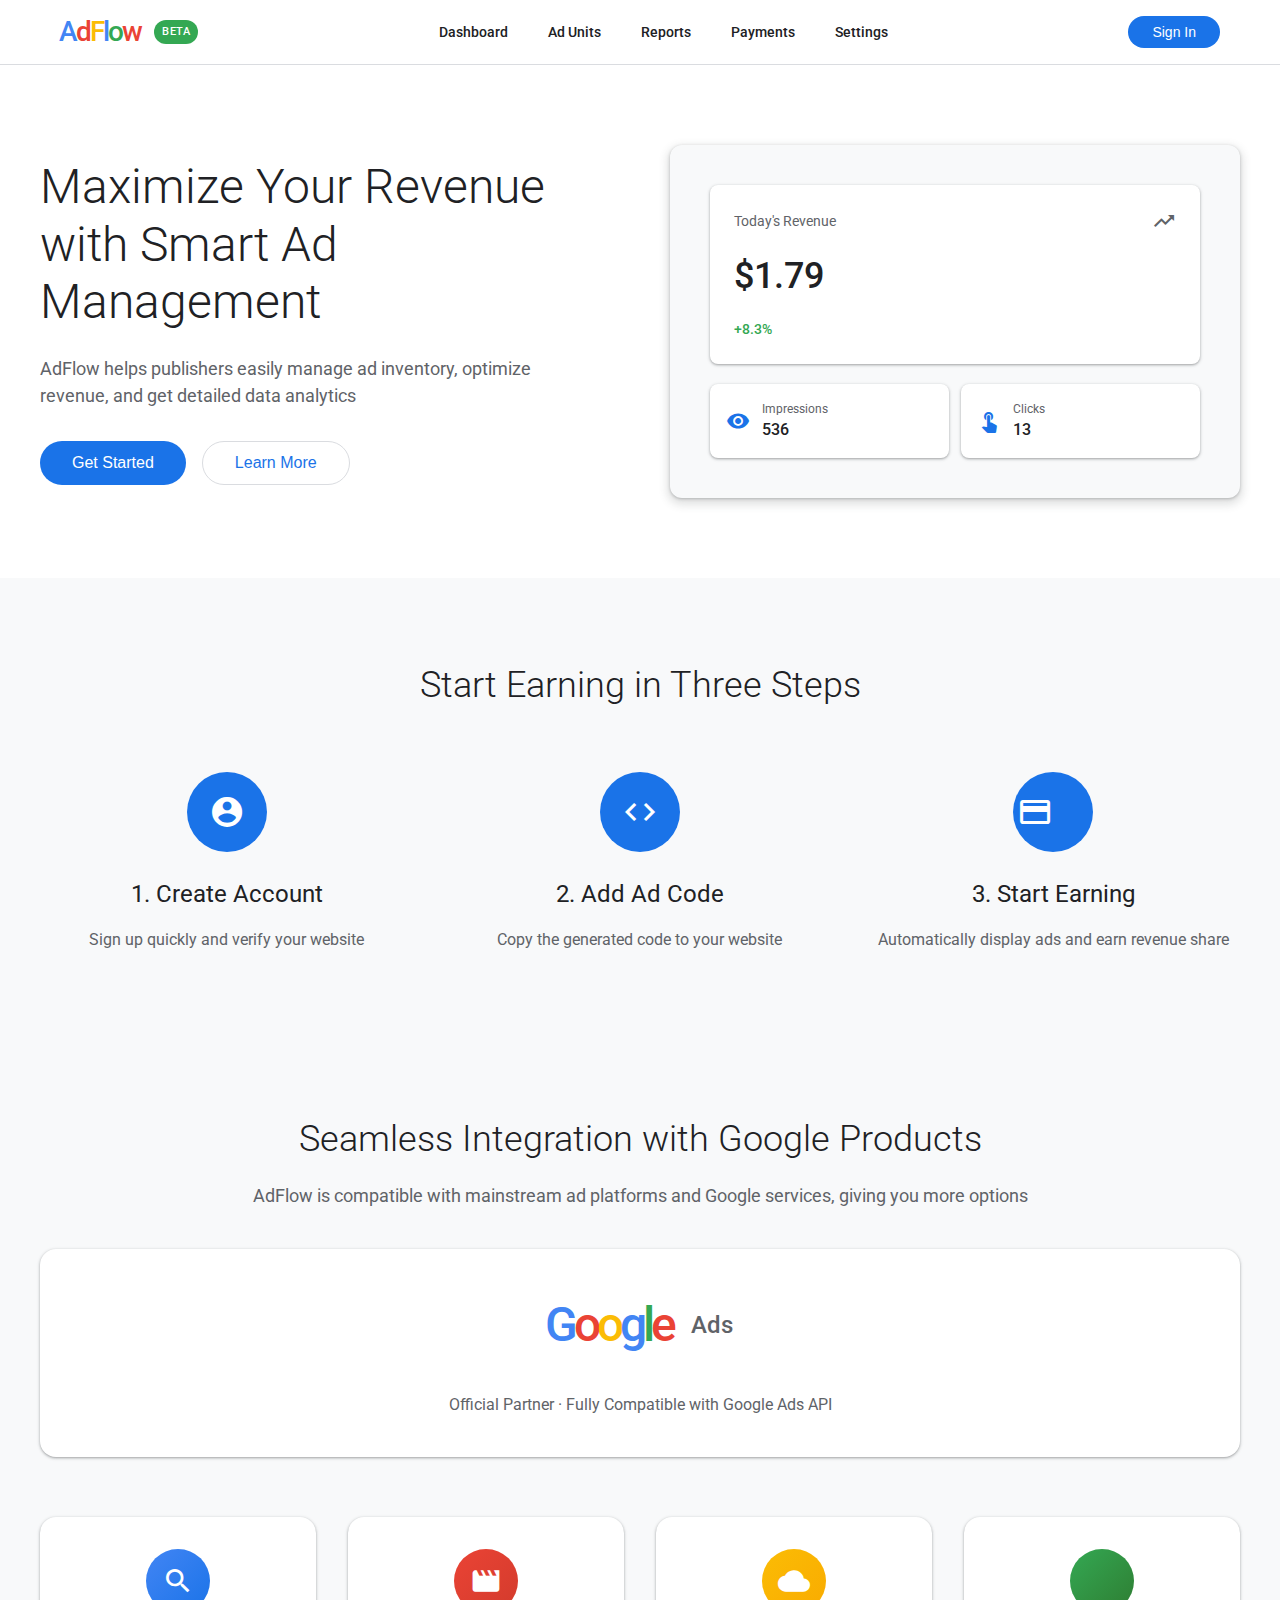
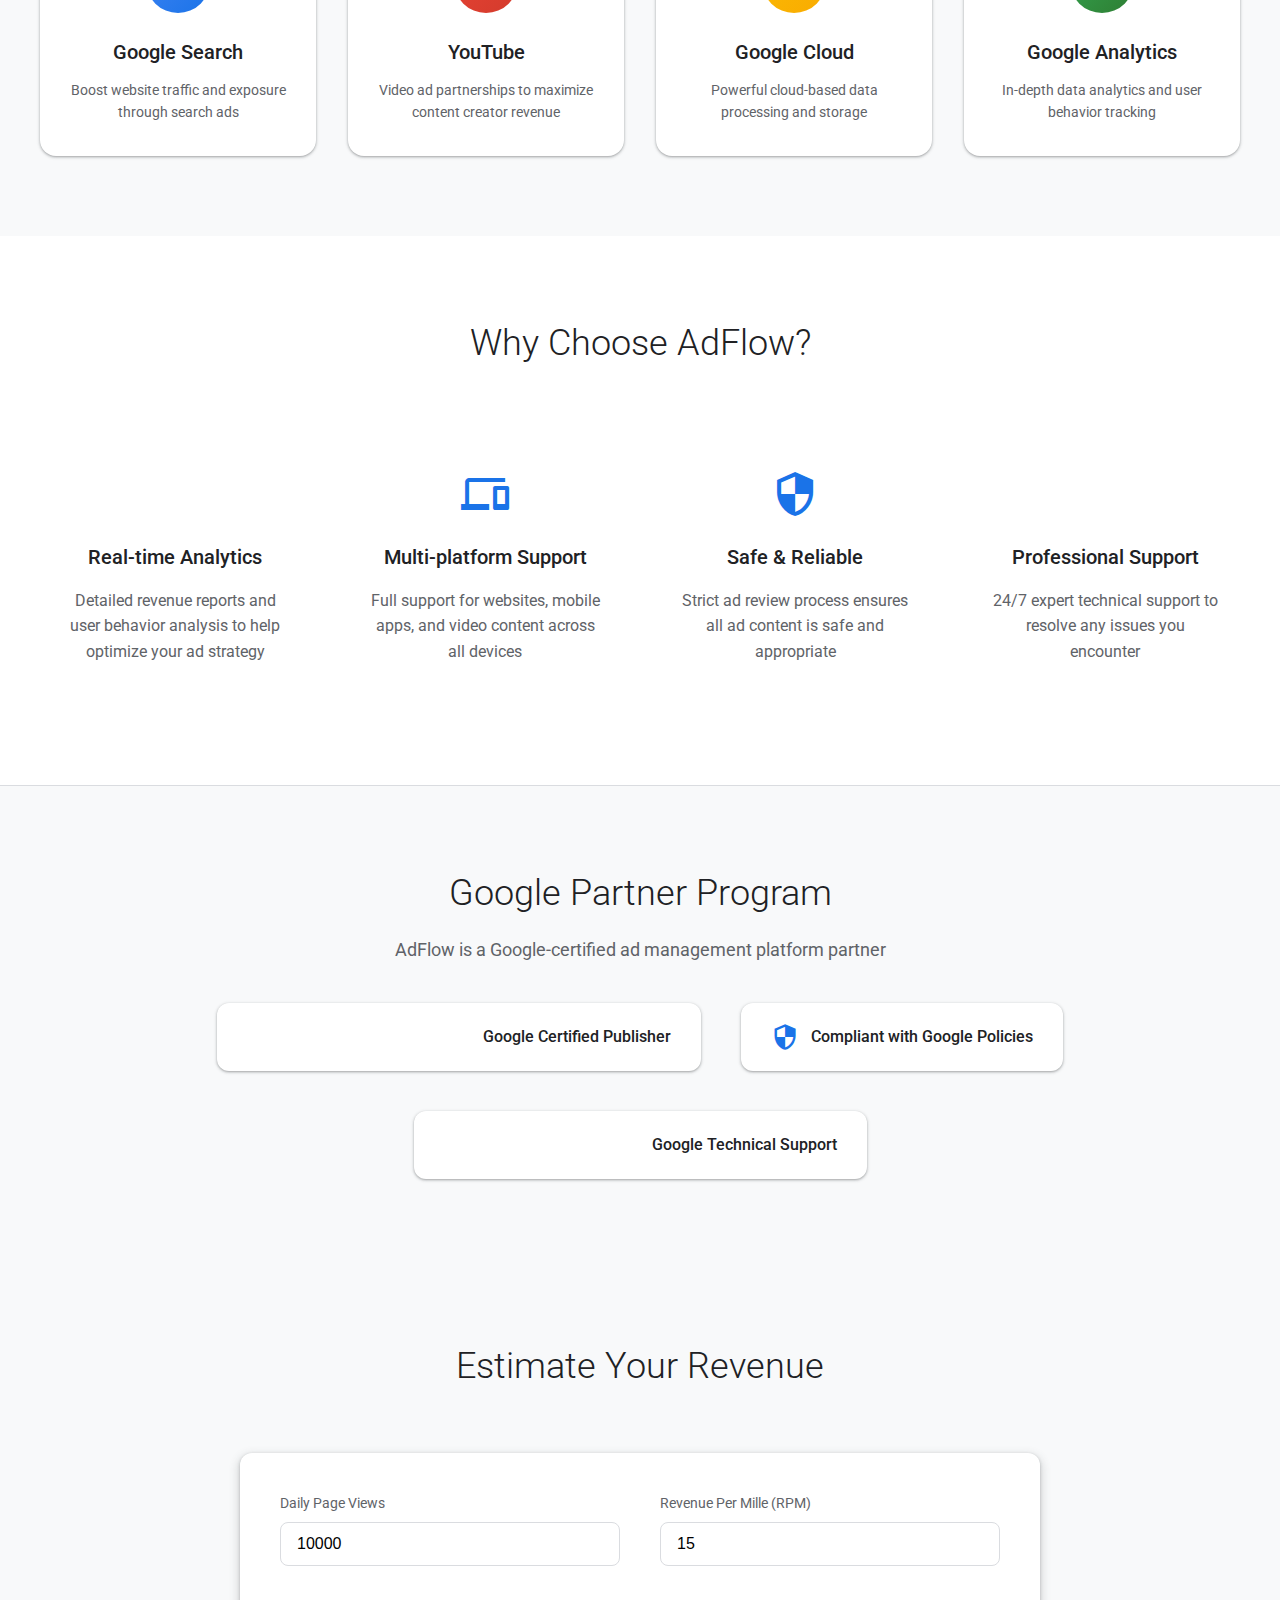
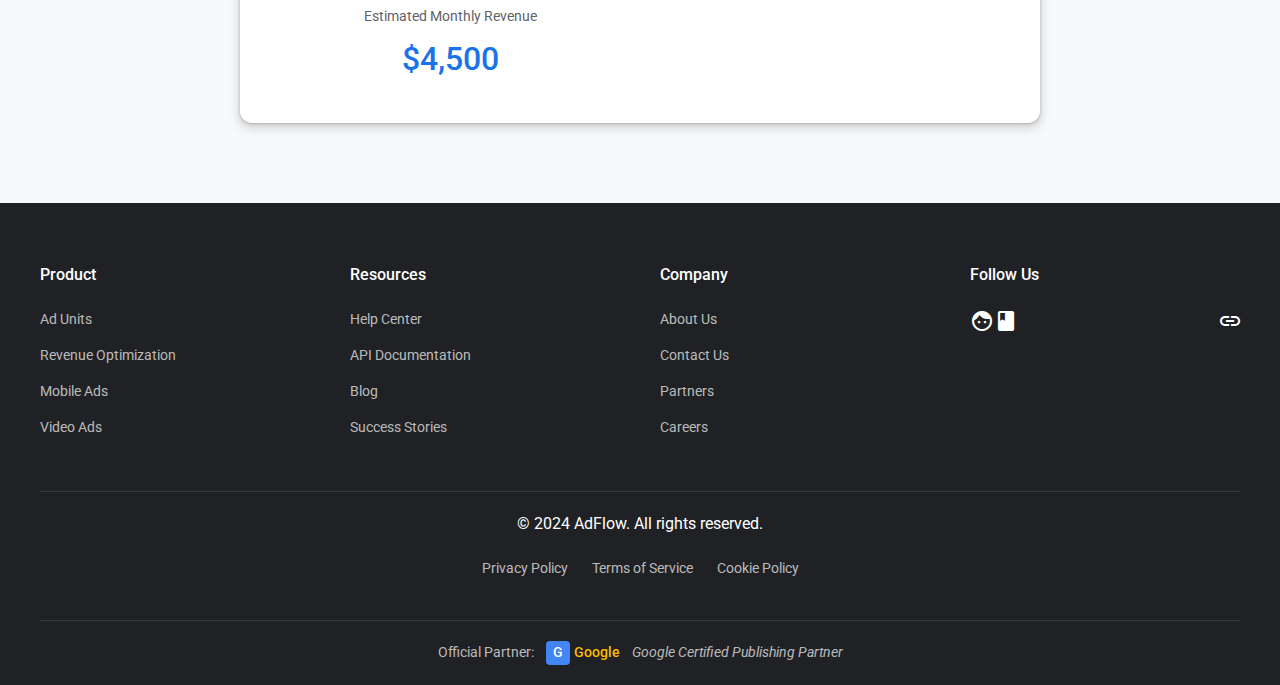
<file: index.html>
<!DOCTYPE html>
<html lang="en">
<head>
    <meta charset="UTF-8">
    <meta name="viewport" content="width=device-width, initial-scale=1.0">
    <title>AdFlow - Smart Advertising Management Platform</title>
    <link rel="stylesheet" href="styles.css">
    <link href="https://fonts.googleapis.com/css2?family=Roboto:wght@300;400;500;700&display=swap" rel="stylesheet">
    <link href="https://fonts.googleapis.com/icon?family=Material+Icons" rel="stylesheet">
    <link rel="shortcut icon" href="data:image/svg+xml,<svg xmlns='http://www.w3.org/2000/svg' viewBox='0 0 24 24'><text y='20' font-size='20'>🎯</text></svg>">
</head>
<body>
    <!-- 导航栏 -->
    <nav class="navbar">
        <div class="nav-container">
            <div class="nav-logo">
                <div class="logo-container">
                    <div class="logo-text">
                        <span class="logo-a">A</span>
                        <span class="logo-d">d</span>
                        <span class="logo-f">F</span>
                        <span class="logo-l">l</span>
                        <span class="logo-o">o</span>
                        <span class="logo-w">w</span>
                    </div>
                </div>
                <div class="logo-badge">BETA</div>
            </div>
            <ul class="nav-menu">
                <li><a href="#dashboard">Dashboard</a></li>
                <li><a href="#ads">Ad Units</a></li>
                <li><a href="#reports">Reports</a></li>
                <li><a href="#payments">Payments</a></li>
                <li><a href="#settings">Settings</a></li>
            </ul>
            <div class="nav-user">
                <button class="btn-signin">Sign In</button>
            </div>
        </div>
    </nav>

    <!-- 主内容区 -->
    <main class="main-content">
        <!-- Hero 区域 -->
        <section class="hero">
            <div class="hero-container">
                <div class="hero-content">
                    <h1>Maximize Your Revenue with Smart Ad Management</h1>
                    <p>AdFlow helps publishers easily manage ad inventory, optimize revenue, and get detailed data analytics</p>
                    <div class="hero-buttons">
                        <button class="btn-primary">Get Started</button>
                        <button class="btn-secondary">Learn More</button>
                    </div>
                </div>
                <div class="hero-image">
                    <div class="dashboard-preview">
                        <div class="preview-card">
                            <div class="preview-header">
                                <span>Today's Revenue</span>
                                <span class="material-icons">trending_up</span>
                            </div>
                            <div class="preview-amount">$1.79</div>
                            <div class="preview-change">+8.3%</div>
                        </div>
                        <div class="preview-mini-cards">
                            <div class="mini-card">
                                <span class="material-icons">visibility</span>
                                <div class="mini-data">
                                    <span class="mini-label">Impressions</span>
                                    <span class="mini-value">536</span>
                                </div>
                            </div>
                            <div class="mini-card">
                                <span class="material-icons">touch_app</span>
                                <div class="mini-data">
                                    <span class="mini-label">Clicks</span>
                                    <span class="mini-value">13</span>
                                </div>
                            </div>
                        </div>
                    </div>
                </div>
            </div>
        </section>

        <!-- Three Step Process -->
        <section class="process">
            <div class="process-container">
                <h2>Start Earning in Three Steps</h2>
                <div class="process-steps">
                    <div class="step">
                        <div class="step-icon">
                            <span class="material-icons">account_circle</span>
                        </div>
                        <h3>1. Create Account</h3>
                        <p>Sign up quickly and verify your website</p>
                    </div>
                    <div class="step">
                        <div class="step-icon">
                            <span class="material-icons">code</span>
                        </div>
                        <h3>2. Add Ad Code</h3>
                        <p>Copy the generated code to your website</p>
                    </div>
                    <div class="step">
                        <div class="step-icon">
                            <span class="material-icons">payments</span>
                        </div>
                        <h3>3. Start Earning</h3>
                        <p>Automatically display ads and earn revenue share</p>
                    </div>
                </div>
            </div>
        </section>

        <!-- Google Product Integration -->
        <section class="google-integration">
            <div class="integration-container">
                <h2>Seamless Integration with Google Products</h2>
                <p class="integration-desc">AdFlow is compatible with mainstream ad platforms and Google services, giving you more options</p>

                <!-- Google Ads Logo -->
                <div class="google-ads-logo">
                    <div class="logo-ads">
                        <span class="letter g">G</span>
                        <span class="letter o1">o</span>
                        <span class="letter o2">o</span>
                        <span class="letter g2">g</span>
                        <span class="letter l">l</span>
                        <span class="letter e">e</span>
                        <span class="separator">Ads</span>
                    </div>
                    <p class="logo-desc">Official Partner · Fully Compatible with Google Ads API</p>
                </div>

                <div class="integration-grid">
                    <div class="integration-card">
                        <div class="integration-icon google-blue">
                            <span class="material-icons">search</span>
                        </div>
                        <h3>Google Search</h3>
                        <p>Boost website traffic and exposure through search ads</p>
                    </div>
                    <div class="integration-card">
                        <div class="integration-icon google-red">
                            <span class="material-icons">movie</span>
                        </div>
                        <h3>YouTube</h3>
                        <p>Video ad partnerships to maximize content creator revenue</p>
                    </div>
                    <div class="integration-card">
                        <div class="integration-icon google-yellow">
                            <span class="material-icons">cloud</span>
                        </div>
                        <h3>Google Cloud</h3>
                        <p>Powerful cloud-based data processing and storage</p>
                    </div>
                    <div class="integration-card">
                        <div class="integration-icon google-green">
                            <span class="material-icons">analytics</span>
                        </div>
                        <h3>Google Analytics</h3>
                        <p>In-depth data analytics and user behavior tracking</p>
                    </div>
                </div>
            </div>
        </section>

        <!-- Features -->
        <section class="features">
            <div class="features-container">
                <h2>Why Choose AdFlow?</h2>
                <div class="feature-grid">
                    <div class="feature-card">
                        <span class="material-icons">analytics</span>
                        <h3>Real-time Analytics</h3>
                        <p>Detailed revenue reports and user behavior analysis to help optimize your ad strategy</p>
                    </div>
                    <div class="feature-card">
                        <span class="material-icons">devices</span>
                        <h3>Multi-platform Support</h3>
                        <p>Full support for websites, mobile apps, and video content across all devices</p>
                    </div>
                    <div class="feature-card">
                        <span class="material-icons">security</span>
                        <h3>Safe & Reliable</h3>
                        <p>Strict ad review process ensures all ad content is safe and appropriate</p>
                    </div>
                    <div class="feature-card">
                        <span class="material-icons">support_agent</span>
                        <h3>Professional Support</h3>
                        <p>24/7 expert technical support to resolve any issues you encounter</p>
                    </div>
                </div>
            </div>
        </section>

        <!-- Google Info Section -->
        <section class="google-info">
            <div class="google-info-container">
                <h2>Google Partner Program</h2>
                <p>AdFlow is a Google-certified ad management platform partner</p>
                <div class="google-certification">
                    <div class="cert-badge">
                        <span class="material-icons">verified</span>
                        <span>Google Certified Publisher</span>
                    </div>
                    <div class="cert-badge">
                        <span class="material-icons">security</span>
                        <span>Compliant with Google Policies</span>
                    </div>
                    <div class="cert-badge">
                        <span class="material-icons">support</span>
                        <span>Google Technical Support</span>
                    </div>
                </div>
            </div>
        </section>

        <!-- Revenue Calculator -->
        <section class="calculator">
            <div class="calculator-container">
                <h2>Estimate Your Revenue</h2>
                <div class="calculator-box">
                    <div class="calculator-input">
                        <label for="pageviews">Daily Page Views</label>
                        <input type="number" id="pageviews" value="10000" min="0">
                    </div>
                    <div class="calculator-input">
                        <label for="rpm">Revenue Per Mille (RPM)</label>
                        <input type="number" id="rpm" value="15" min="0" step="0.1">
                    </div>
                    <div class="calculator-result">
                        <p>Estimated Monthly Revenue</p>
                        <h3 id="monthly-revenue">$4,500</h3>
                    </div>
                </div>
            </div>
        </section>
    </main>

    <!-- Footer -->
    <footer class="footer">
        <div class="footer-container">
            <div class="footer-section">
                <h4>Product</h4>
                <ul>
                    <li><a href="#">Ad Units</a></li>
                    <li><a href="#">Revenue Optimization</a></li>
                    <li><a href="#">Mobile Ads</a></li>
                    <li><a href="#">Video Ads</a></li>
                </ul>
            </div>
            <div class="footer-section">
                <h4>Resources</h4>
                <ul>
                    <li><a href="#">Help Center</a></li>
                    <li><a href="#">API Documentation</a></li>
                    <li><a href="#">Blog</a></li>
                    <li><a href="#">Success Stories</a></li>
                </ul>
            </div>
            <div class="footer-section">
                <h4>Company</h4>
                <ul>
                    <li><a href="about.html">About Us</a></li>
                    <li><a href="#">Contact Us</a></li>
                    <li><a href="#">Partners</a></li>
                    <li><a href="#">Careers</a></li>
                </ul>
            </div>
            <div class="footer-section">
                <h4>Follow Us</h4>
                <div class="social-links">
                    <a href="#"><span class="material-icons">facebook</span></a>
                    <a href="#"><span class="material-icons">twitter</span></a>
                    <a href="#"><span class="material-icons">linkedin</span></a>
                    <a href="#"><span class="material-icons">youtube</span></a>
                </div>
            </div>
        </div>
        <div class="footer-bottom">
            <p>&copy; 2024 AdFlow. All rights reserved.</p>
            <ul>
                <li><a href="#">Privacy Policy</a></li>
                <li><a href="#">Terms of Service</a></li>
                <li><a href="#">Cookie Policy</a></li>
            </ul>
            <div class="google-partnership">
                <span>Official Partner:</span>
                <div class="google-mini-logo">
                    <span class="g-letter">G</span>
                    <span class="google-text">Google</span>
                </div>
                <span class="partnership-text">Google Certified Publishing Partner</span>
            </div>
        </div>
    </footer>

    <!-- Login Modal -->
    <div id="loginModal" class="login-modal">
        <div class="modal-overlay"></div>
        <div class="modal-content">
            <div class="modal-header">
                <h2>Sign In to AdFlow</h2>
                <button class="modal-close" onclick="closeLoginModal()">
                    <span class="material-icons">close</span>
                </button>
            </div>
            <form class="login-form" id="loginForm" onsubmit="handleLogin(event)">
                <div class="form-group">
                    <label for="email">Email Address</label>
                    <input type="email" id="email" class="form-input" placeholder="Enter your email" required>
                </div>
                <div class="form-group">
                    <label for="password">Password</label>
                    <input type="password" id="password" class="form-input" placeholder="Enter your password" required>
                </div>
                <div class="form-options">
                    <label class="checkbox-label">
                        <input type="checkbox" id="remember">
                        <span>Remember me</span>
                    </label>
                    <a href="#" class="forgot-password">Forgot password?</a>
                </div>
                <button type="submit" class="btn-primary btn-block">Sign In</button>
                <p class="signup-link">
                    Don't have an account? <a href="#">Sign up</a>
                </p>
            </form>
            <div id="loginSuccess" class="login-success" style="display: none;">
                <span class="material-icons">check_circle</span>
                <h3>Login Successful!</h3>
                <p>Welcome back. Click the button below to continue to your dashboard.</p>
                <button class="btn-primary btn-block" onclick="goToDashboard()">Go to Dashboard</button>
            </div>
        </div>
    </div>

    <script src="script.js"></script>
    <script>
        // Check login status immediately when page loads
        (function() {
            const isLoggedIn = localStorage.getItem('isLoggedIn');
            const userEmail = localStorage.getItem('userEmail');

            // If already logged in, update the sign-in button to show email
            if (isLoggedIn && userEmail) {
                document.addEventListener('DOMContentLoaded', function() {
                    const signInBtn = document.querySelector('.btn-signin');
                    if (signInBtn) {
                        signInBtn.textContent = userEmail;
                        signInBtn.href = 'dashboard.html';
                        signInBtn.onclick = function(e) {
                            e.preventDefault();
                            window.location.href = 'dashboard.html';
                        };
                    }
                });
            }
        })();

        // Open login modal when Sign In button is clicked
        function openLoginModal() {
            const modal = document.getElementById('loginModal');
            // Reset form state
            document.getElementById('loginForm').style.display = 'block';
            document.getElementById('loginForm').reset();
            document.getElementById('loginSuccess').style.display = 'none';
            // Show modal
            modal.style.display = 'block';
            document.body.style.overflow = 'hidden';
        }

        function closeLoginModal() {
            const modal = document.getElementById('loginModal');
            modal.style.display = 'none';
            document.body.style.overflow = 'auto';
        }

        document.addEventListener('DOMContentLoaded', function() {
            const signInBtn = document.querySelector('.btn-signin');
            const getStartedBtn = document.querySelector('.btn-primary');

            // Only attach openLoginModal if not already logged in
            const isLoggedIn = localStorage.getItem('isLoggedIn');

            if (signInBtn && !isLoggedIn) {
                signInBtn.addEventListener('click', function(e) {
                    e.preventDefault();
                    openLoginModal();
                });
            }

            if (getStartedBtn) {
                getStartedBtn.addEventListener('click', function(e) {
                    e.preventDefault();
                    openLoginModal();
                });
            }

            // Also open login modal when clicking Dashboard/other nav links
            const navLinks = document.querySelectorAll('.nav-menu a');
            navLinks.forEach(link => {
                link.addEventListener('click', function(e) {
                    e.preventDefault();
                    const href = this.getAttribute('href');
                    if (href.startsWith('#')) {
                        // Scroll to section
                        const target = document.querySelector(href);
                        if (target) {
                            target.scrollIntoView({ behavior: 'smooth' });
                        }
                    } else if (href === 'dashboard.html') {
                        if (isLoggedIn) {
                            window.location.href = href;
                        } else {
                            openLoginModal();
                        }
                    } else {
                        window.location.href = href;
                    }
                });
            });

            // Close modal when clicking overlay
            const modalOverlay = document.querySelector('.modal-overlay');
            if (modalOverlay) {
                modalOverlay.addEventListener('click', closeLoginModal);
            }

            // Close modal on Escape key
            document.addEventListener('keydown', function(e) {
                if (e.key === 'Escape') {
                    closeLoginModal();
                }
            });
        });

        // Handle login form submission
        function handleLogin(event) {
            event.preventDefault();

            const email = document.getElementById('email').value;
            const password = document.getElementById('password').value;

            // Simple validation (in production, this would be a real API call)
            if (email && password) {
                // Store login state
                localStorage.setItem('isLoggedIn', 'true');
                localStorage.setItem('userEmail', email);

                // Hide the form and show success message
                document.getElementById('loginForm').style.display = 'none';
                document.getElementById('loginSuccess').style.display = 'block';
            }
        }

        // Go to dashboard
        function goToDashboard() {
            window.location.href = 'dashboard.html';
        }
    </script>

    <style>
        .login-modal {
            display: none;
            position: fixed;
            top: 0;
            left: 0;
            right: 0;
            bottom: 0;
            z-index: 10000;
        }

        .modal-overlay {
            position: absolute;
            top: 0;
            left: 0;
            right: 0;
            bottom: 0;
            background: rgba(0, 0, 0, 0.5);
            backdrop-filter: blur(4px);
        }

        .modal-content {
            position: absolute;
            top: 50%;
            left: 50%;
            transform: translate(-50%, -50%);
            background: white;
            border-radius: 16px;
            padding: 40px;
            width: 90%;
            max-width: 420px;
            box-shadow: 0 20px 60px rgba(0,0,0,0.3);
            animation: modalSlideIn 0.3s ease;
        }

        @keyframes modalSlideIn {
            from {
                opacity: 0;
                transform: translate(-50%, -45%);
            }
            to {
                opacity: 1;
                transform: translate(-50%, -50%);
            }
        }

        @keyframes slideIn {
            from {
                transform: translateX(100%);
                opacity: 0;
            }
            to {
                transform: translateX(0);
                opacity: 1;
            }
        }

        .modal-header {
            display: flex;
            justify-content: space-between;
            align-items: center;
            margin-bottom: 30px;
        }

        .modal-header h2 {
            font-size: 24px;
            font-weight: 500;
            color: #202124;
            margin: 0;
        }

        .modal-close {
            width: 36px;
            height: 36px;
            border: none;
            background: #f1f3f4;
            border-radius: 50%;
            display: flex;
            align-items: center;
            justify-content: center;
            cursor: pointer;
            transition: background 0.2s;
        }

        .modal-close:hover {
            background: #e8eaed;
        }

        .modal-close .material-icons {
            font-size: 20px;
            color: #5f6368;
        }

        .login-form .form-group {
            margin-bottom: 20px;
        }

        .login-form label {
            display: block;
            font-size: 14px;
            font-weight: 500;
            color: #5f6368;
            margin-bottom: 8px;
        }

        .login-form .form-input {
            width: 100%;
            padding: 12px 16px;
            border: 1px solid #dadce0;
            border-radius: 8px;
            font-size: 14px;
            box-sizing: border-box;
            transition: border-color 0.2s;
        }

        .login-form .form-input:focus {
            outline: none;
            border-color: #1a73e8;
        }

        .form-options {
            display: flex;
            justify-content: space-between;
            align-items: center;
            margin-bottom: 24px;
        }

        .checkbox-label {
            display: flex;
            align-items: center;
            font-size: 14px;
            color: #5f6368;
            cursor: pointer;
        }

        .checkbox-label input {
            margin-right: 8px;
        }

        .forgot-password {
            font-size: 14px;
            color: #1a73e8;
            text-decoration: none;
        }

        .forgot-password:hover {
            text-decoration: underline;
        }

        .btn-block {
            width: 100%;
            padding: 14px;
            font-size: 16px;
        }

        .signup-link {
            text-align: center;
            margin-top: 20px;
            font-size: 14px;
            color: #5f6368;
        }

        .signup-link a {
            color: #1a73e8;
            text-decoration: none;
            font-weight: 500;
        }

        .signup-link a:hover {
            text-decoration: underline;
        }

        .login-success {
            text-align: center;
            padding: 20px 0;
        }

        .login-success .material-icons {
            font-size: 64px;
            color: #34a853;
            margin-bottom: 16px;
        }

        .login-success h3 {
            font-size: 24px;
            font-weight: 500;
            color: #202124;
            margin-bottom: 12px;
        }

        .login-success p {
            font-size: 14px;
            color: #5f6368;
            margin-bottom: 24px;
            line-height: 1.5;
        }
    </style>

    <script src="script.js"></script>
</body>
</html>
</file>
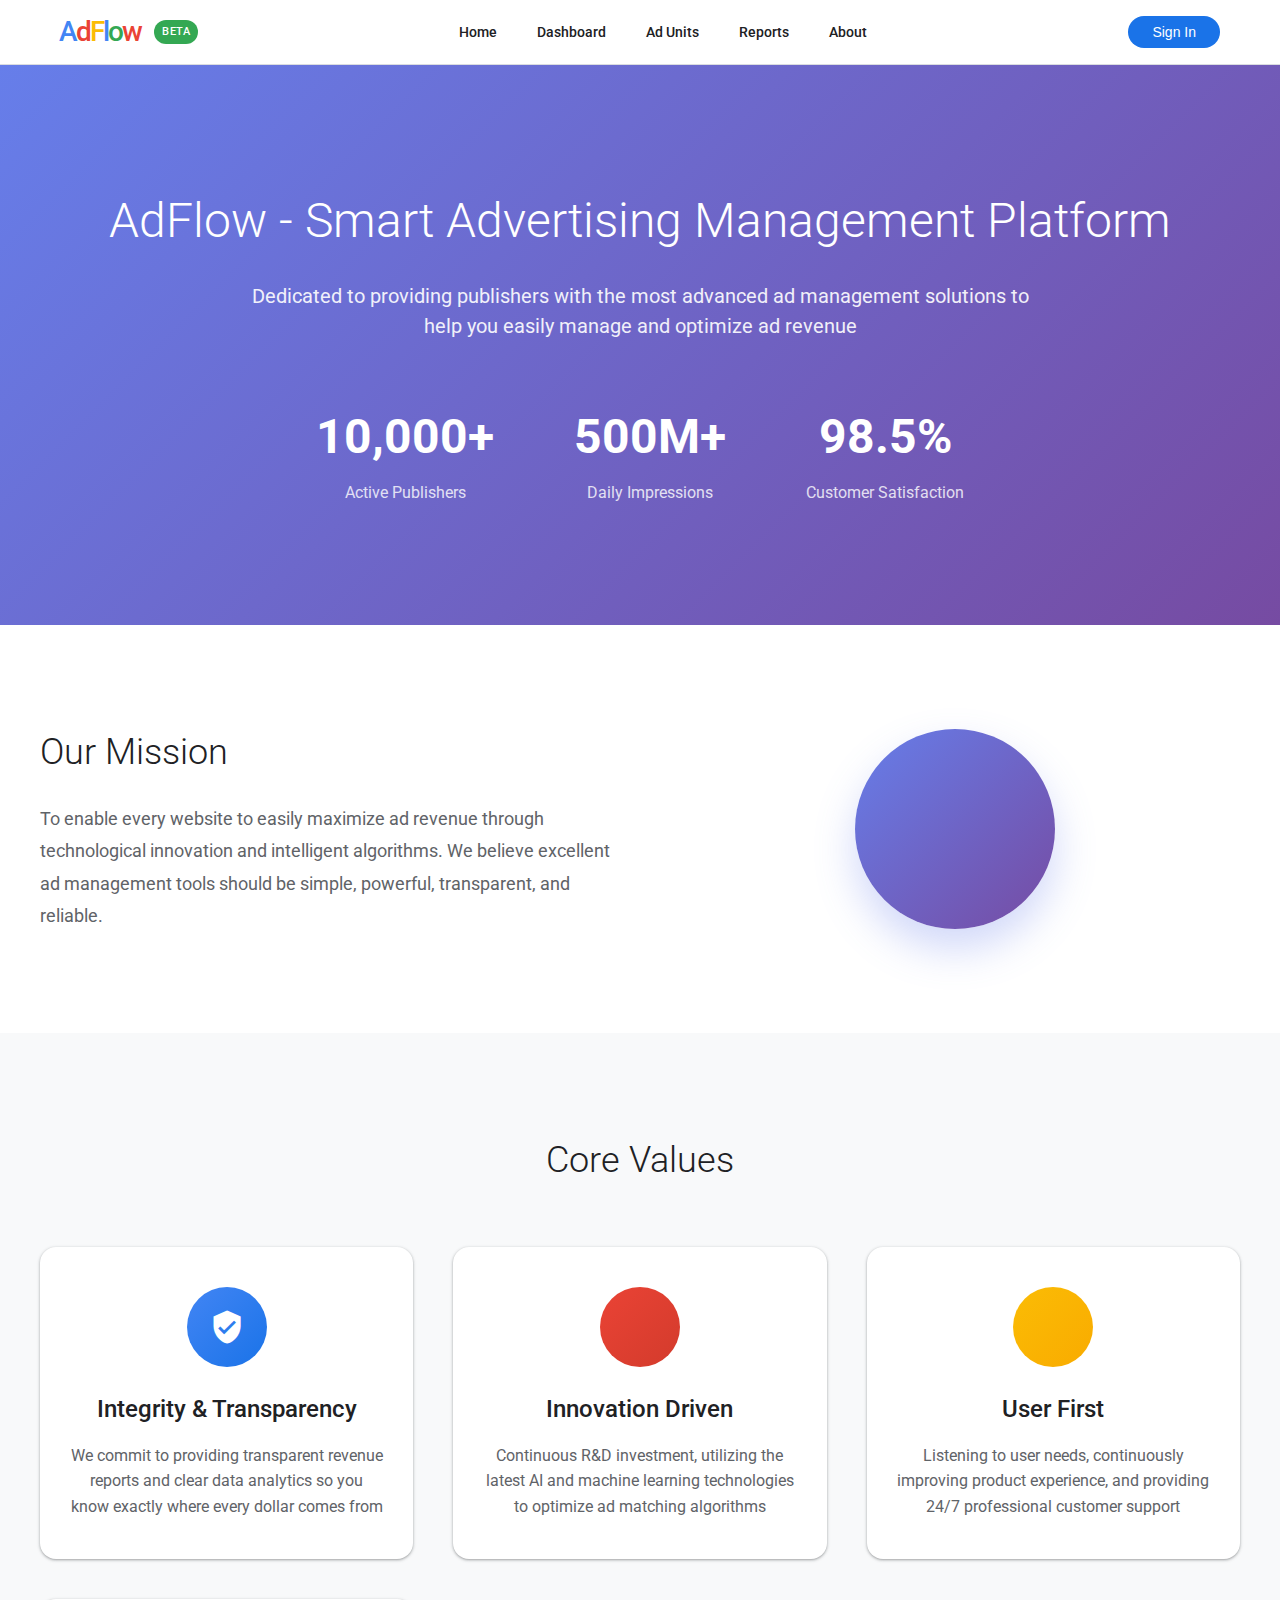
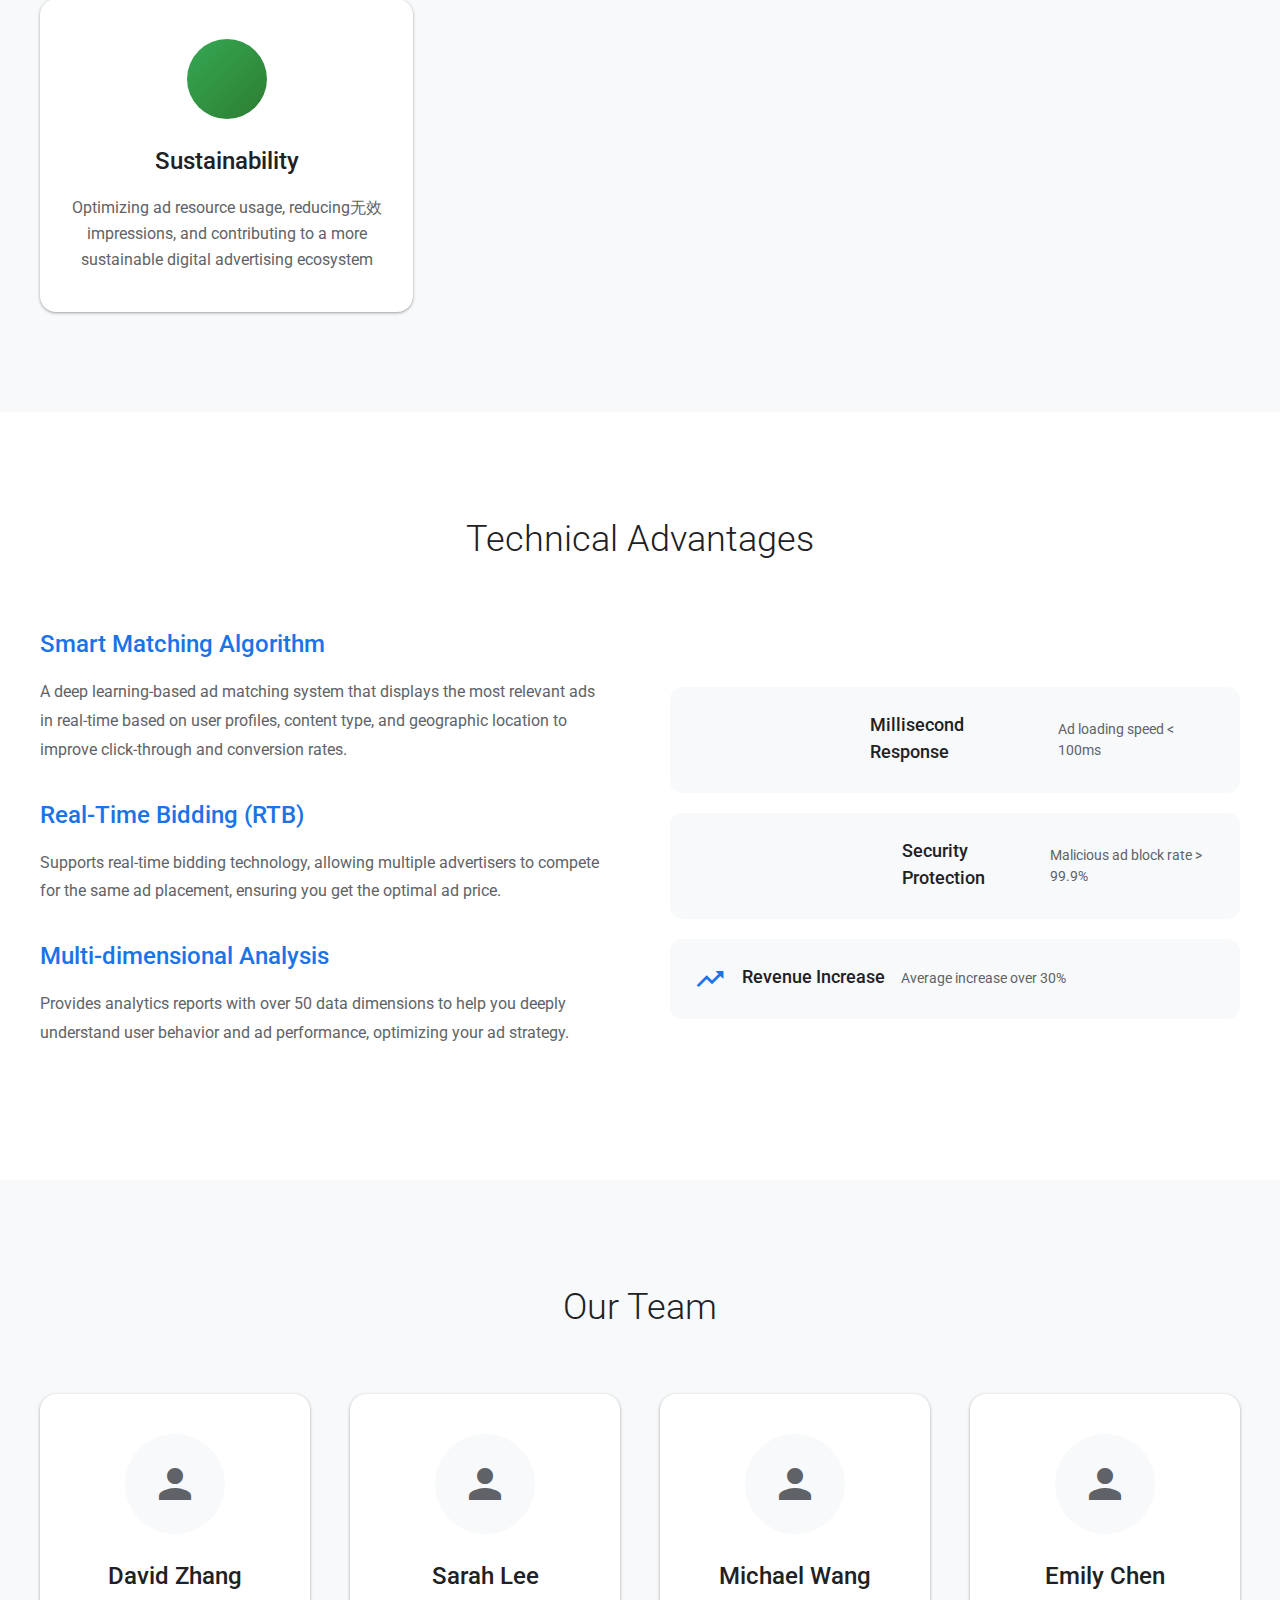
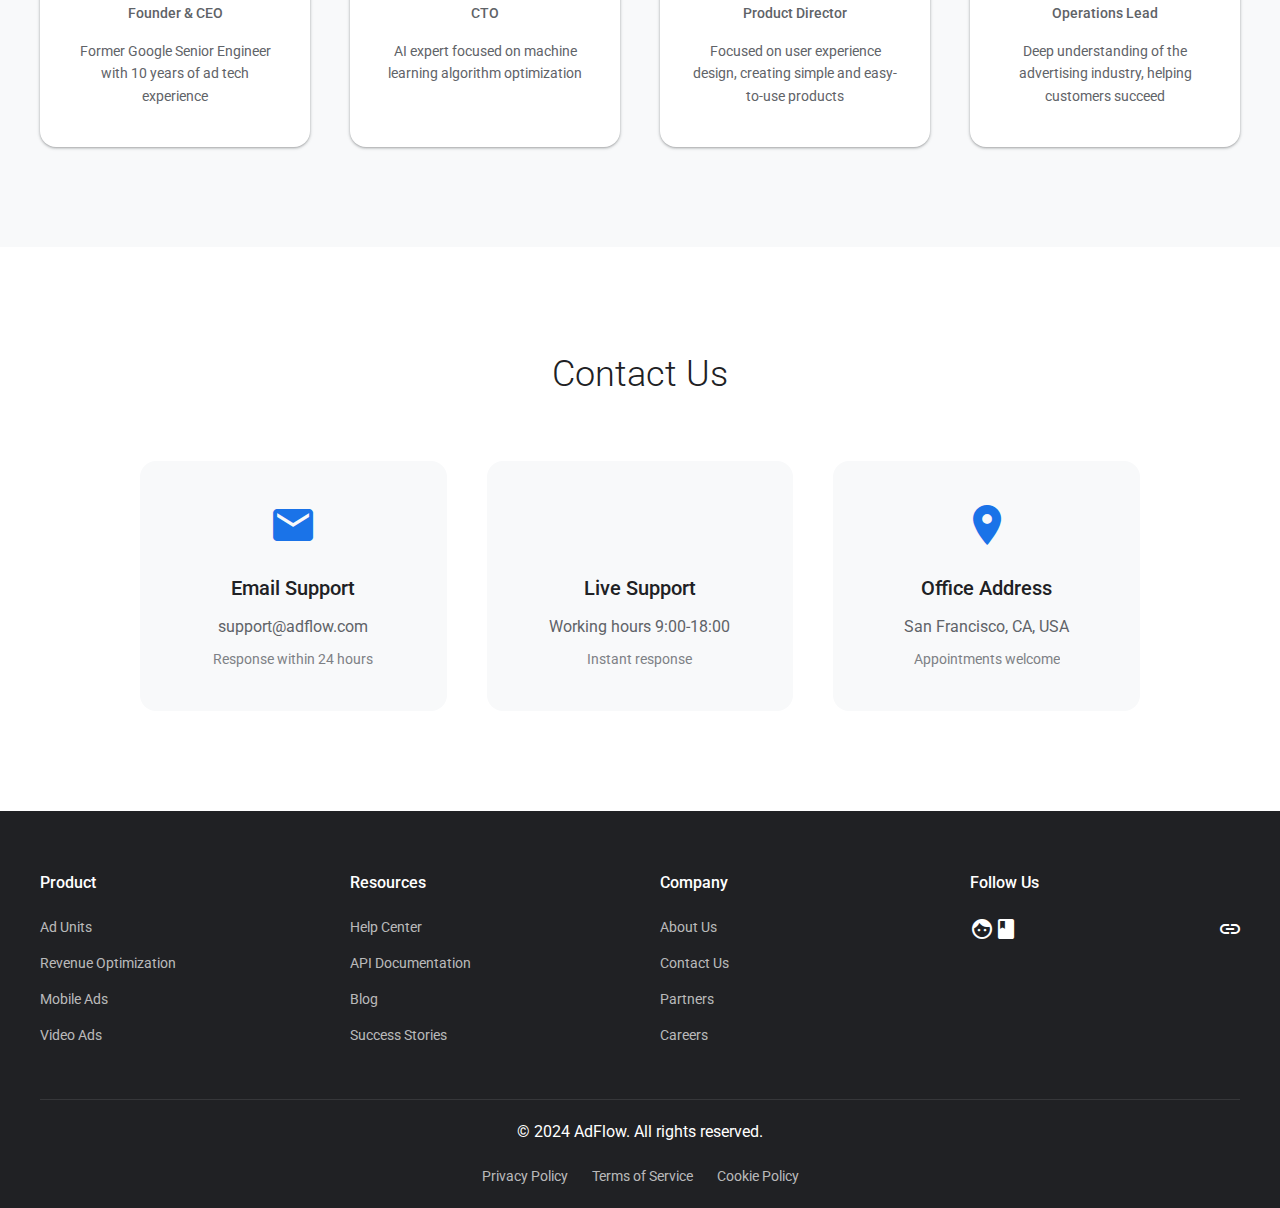
<file: about.html>
<!DOCTYPE html>
<html lang="en">
<head>
    <meta charset="UTF-8">
    <meta name="viewport" content="width=device-width, initial-scale=1.0">
    <title>About Us - AdFlow</title>
    <link rel="stylesheet" href="styles.css">
  <link rel="stylesheet" href="about.css">
    <link href="https://fonts.googleapis.com/css2?family=Roboto:wght@300;400;500;700&display=swap" rel="stylesheet">
    <link href="https://fonts.googleapis.com/icon?family=Material+Icons" rel="stylesheet">
</head>
<body>
    <!-- 导航栏 -->
    <nav class="navbar">
        <div class="nav-container">
            <div class="nav-logo">
                <div class="logo-container">
                    <div class="logo-text">
                        <span class="logo-a">A</span>
                        <span class="logo-d">d</span>
                        <span class="logo-f">F</span>
                        <span class="logo-l">l</span>
                        <span class="logo-o">o</span>
                        <span class="logo-w">w</span>
                    </div>
                </div>
                <div class="logo-badge">BETA</div>
            </div>
            <ul class="nav-menu">
                <li><a href="index.html">Home</a></li>
                <li><a href="dashboard.html">Dashboard</a></li>
                <li><a href="ads.html">Ad Units</a></li>
                <li><a href="reports.html">Reports</a></li>
                <li><a href="about.html" class="active">About</a></li>
            </ul>
            <div class="nav-user">
                <button class="btn-signin">Sign In</button>
            </div>
        </div>
    </nav>

    <!-- Main Content -->
    <main class="about-page">
        <!-- Hero Section -->
        <section class="about-hero">
            <div class="about-container">
                <h1>AdFlow - Smart Advertising Management Platform</h1>
                <p class="hero-desc">Dedicated to providing publishers with the most advanced ad management solutions to help you easily manage and optimize ad revenue</p>
                <div class="about-stats">
                    <div class="stat">
                        <span class="stat-number">10,000+</span>
                        <span class="stat-label">Active Publishers</span>
                    </div>
                    <div class="stat">
                        <span class="stat-number">500M+</span>
                        <span class="stat-label">Daily Impressions</span>
                    </div>
                    <div class="stat">
                        <span class="stat-number">98.5%</span>
                        <span class="stat-label">Customer Satisfaction</span>
                    </div>
                </div>
            </div>
        </section>

        <!-- Mission & Vision -->
        <section class="mission">
            <div class="mission-container">
                <div class="mission-content">
                    <h2>Our Mission</h2>
                    <p>To enable every website to easily maximize ad revenue through technological innovation and intelligent algorithms. We believe excellent ad management tools should be simple, powerful, transparent, and reliable.</p>
                </div>
                <div class="mission-image">
                    <div class="mission-icon">
                        <span class="material-icons">rocket_launch</span>
                    </div>
                </div>
            </div>
        </section>

        <!-- Core Values -->
        <section class="values">
            <div class="values-container">
                <h2>Core Values</h2>
                <div class="values-grid">
                    <div class="value-card">
                        <div class="value-icon blue">
                            <span class="material-icons">verified_user</span>
                        </div>
                        <h3>Integrity & Transparency</h3>
                        <p>We commit to providing transparent revenue reports and clear data analytics so you know exactly where every dollar comes from</p>
                    </div>
                    <div class="value-card">
                        <div class="value-icon red">
                            <span class="material-icons">psychology</span>
                        </div>
                        <h3>Innovation Driven</h3>
                        <p>Continuous R&D investment, utilizing the latest AI and machine learning technologies to optimize ad matching algorithms</p>
                    </div>
                    <div class="value-card">
                        <div class="value-icon yellow">
                            <span class="material-icons">diversity_3</span>
                        </div>
                        <h3>User First</h3>
                        <p>Listening to user needs, continuously improving product experience, and providing 24/7 professional customer support</p>
                    </div>
                    <div class="value-card">
                        <div class="value-icon green">
                            <span class="material-icons">eco</span>
                        </div>
                        <h3>Sustainability</h3>
                        <p>Optimizing ad resource usage, reducing无效 impressions, and contributing to a more sustainable digital advertising ecosystem</p>
                    </div>
                </div>
            </div>
        </section>

        <!-- Technical Advantages -->
        <section class="tech-advantage">
            <div class="tech-container">
                <h2>Technical Advantages</h2>
                <div class="tech-content">
                    <div class="tech-text">
                        <h3>Smart Matching Algorithm</h3>
                        <p>A deep learning-based ad matching system that displays the most relevant ads in real-time based on user profiles, content type, and geographic location to improve click-through and conversion rates.</p>

                        <h3>Real-Time Bidding (RTB)</h3>
                        <p>Supports real-time bidding technology, allowing multiple advertisers to compete for the same ad placement, ensuring you get the optimal ad price.</p>

                        <h3>Multi-dimensional Analysis</h3>
                        <p>Provides analytics reports with over 50 data dimensions to help you deeply understand user behavior and ad performance, optimizing your ad strategy.</p>
                    </div>
                    <div class="tech-visual">
                        <div class="tech-card">
                            <span class="material-icons">speed</span>
                            <h4>Millisecond Response</h4>
                            <p>Ad loading speed < 100ms</p>
                        </div>
                        <div class="tech-card">
                            <span class="material-icons">shield</span>
                            <h4>Security Protection</h4>
                            <p>Malicious ad block rate > 99.9%</p>
                        </div>
                        <div class="tech-card">
                            <span class="material-icons">trending_up</span>
                            <h4>Revenue Increase</h4>
                            <p>Average increase over 30%</p>
                        </div>
                    </div>
                </div>
            </div>
        </section>

        <!-- Team -->
        <section class="team">
            <div class="team-container">
                <h2>Our Team</h2>
                <div class="team-grid">
                    <div class="team-member">
                        <div class="member-avatar">
                            <span class="material-icons">person</span>
                        </div>
                        <h3>David Zhang</h3>
                        <p class="member-title">Founder & CEO</p>
                        <p>Former Google Senior Engineer with 10 years of ad tech experience</p>
                    </div>
                    <div class="team-member">
                        <div class="member-avatar">
                            <span class="material-icons">person</span>
                        </div>
                        <h3>Sarah Lee</h3>
                        <p class="member-title">CTO</p>
                        <p>AI expert focused on machine learning algorithm optimization</p>
                    </div>
                    <div class="team-member">
                        <div class="member-avatar">
                            <span class="material-icons">person</span>
                        </div>
                        <h3>Michael Wang</h3>
                        <p class="member-title">Product Director</p>
                        <p>Focused on user experience design, creating simple and easy-to-use products</p>
                    </div>
                    <div class="team-member">
                        <div class="member-avatar">
                            <span class="material-icons">person</span>
                        </div>
                        <h3>Emily Chen</h3>
                        <p class="member-title">Operations Lead</p>
                        <p>Deep understanding of the advertising industry, helping customers succeed</p>
                    </div>
                </div>
            </div>
        </section>

        <!-- Contact Us -->
        <section class="contact">
            <div class="contact-container">
                <h2>Contact Us</h2>
                <div class="contact-grid">
                    <div class="contact-card">
                        <span class="material-icons">email</span>
                        <h3>Email Support</h3>
                        <p>support@adflow.com</p>
                        <small>Response within 24 hours</small>
                    </div>
                    <div class="contact-card">
                        <span class="material-icons">support_agent</span>
                        <h3>Live Support</h3>
                        <p>Working hours 9:00-18:00</p>
                        <small>Instant response</small>
                    </div>
                    <div class="contact-card">
                        <span class="material-icons">location_on</span>
                        <h3>Office Address</h3>
                        <p>San Francisco, CA, USA</p>
                        <small>Appointments welcome</small>
                    </div>
                </div>
            </div>
        </section>
    </main>

    <!-- Footer -->
    <footer class="footer">
        <div class="footer-container">
            <div class="footer-section">
                <h4>Product</h4>
                <ul>
                    <li><a href="#">Ad Units</a></li>
                    <li><a href="#">Revenue Optimization</a></li>
                    <li><a href="#">Mobile Ads</a></li>
                    <li><a href="#">Video Ads</a></li>
                </ul>
            </div>
            <div class="footer-section">
                <h4>Resources</h4>
                <ul>
                    <li><a href="#">Help Center</a></li>
                    <li><a href="#">API Documentation</a></li>
                    <li><a href="#">Blog</a></li>
                    <li><a href="#">Success Stories</a></li>
                </ul>
            </div>
            <div class="footer-section">
                <h4>Company</h4>
                <ul>
                    <li><a href="about.html">About Us</a></li>
                    <li><a href="#">Contact Us</a></li>
                    <li><a href="#">Partners</a></li>
                    <li><a href="#">Careers</a></li>
                </ul>
            </div>
            <div class="footer-section">
                <h4>Follow Us</h4>
                <div class="social-links">
                    <a href="#"><span class="material-icons">facebook</span></a>
                    <a href="#"><span class="material-icons">twitter</span></a>
                    <a href="#"><span class="material-icons">linkedin</span></a>
                    <a href="#"><span class="material-icons">youtube</span></a>
                </div>
            </div>
        </div>
        <div class="footer-bottom">
            <p>&copy; 2024 AdFlow. All rights reserved.</p>
            <ul>
                <li><a href="#">Privacy Policy</a></li>
                <li><a href="#">Terms of Service</a></li>
                <li><a href="#">Cookie Policy</a></li>
            </ul>
        </div>
    </footer>

    <script src="script.js"></script>
</body>
</html>
</file>
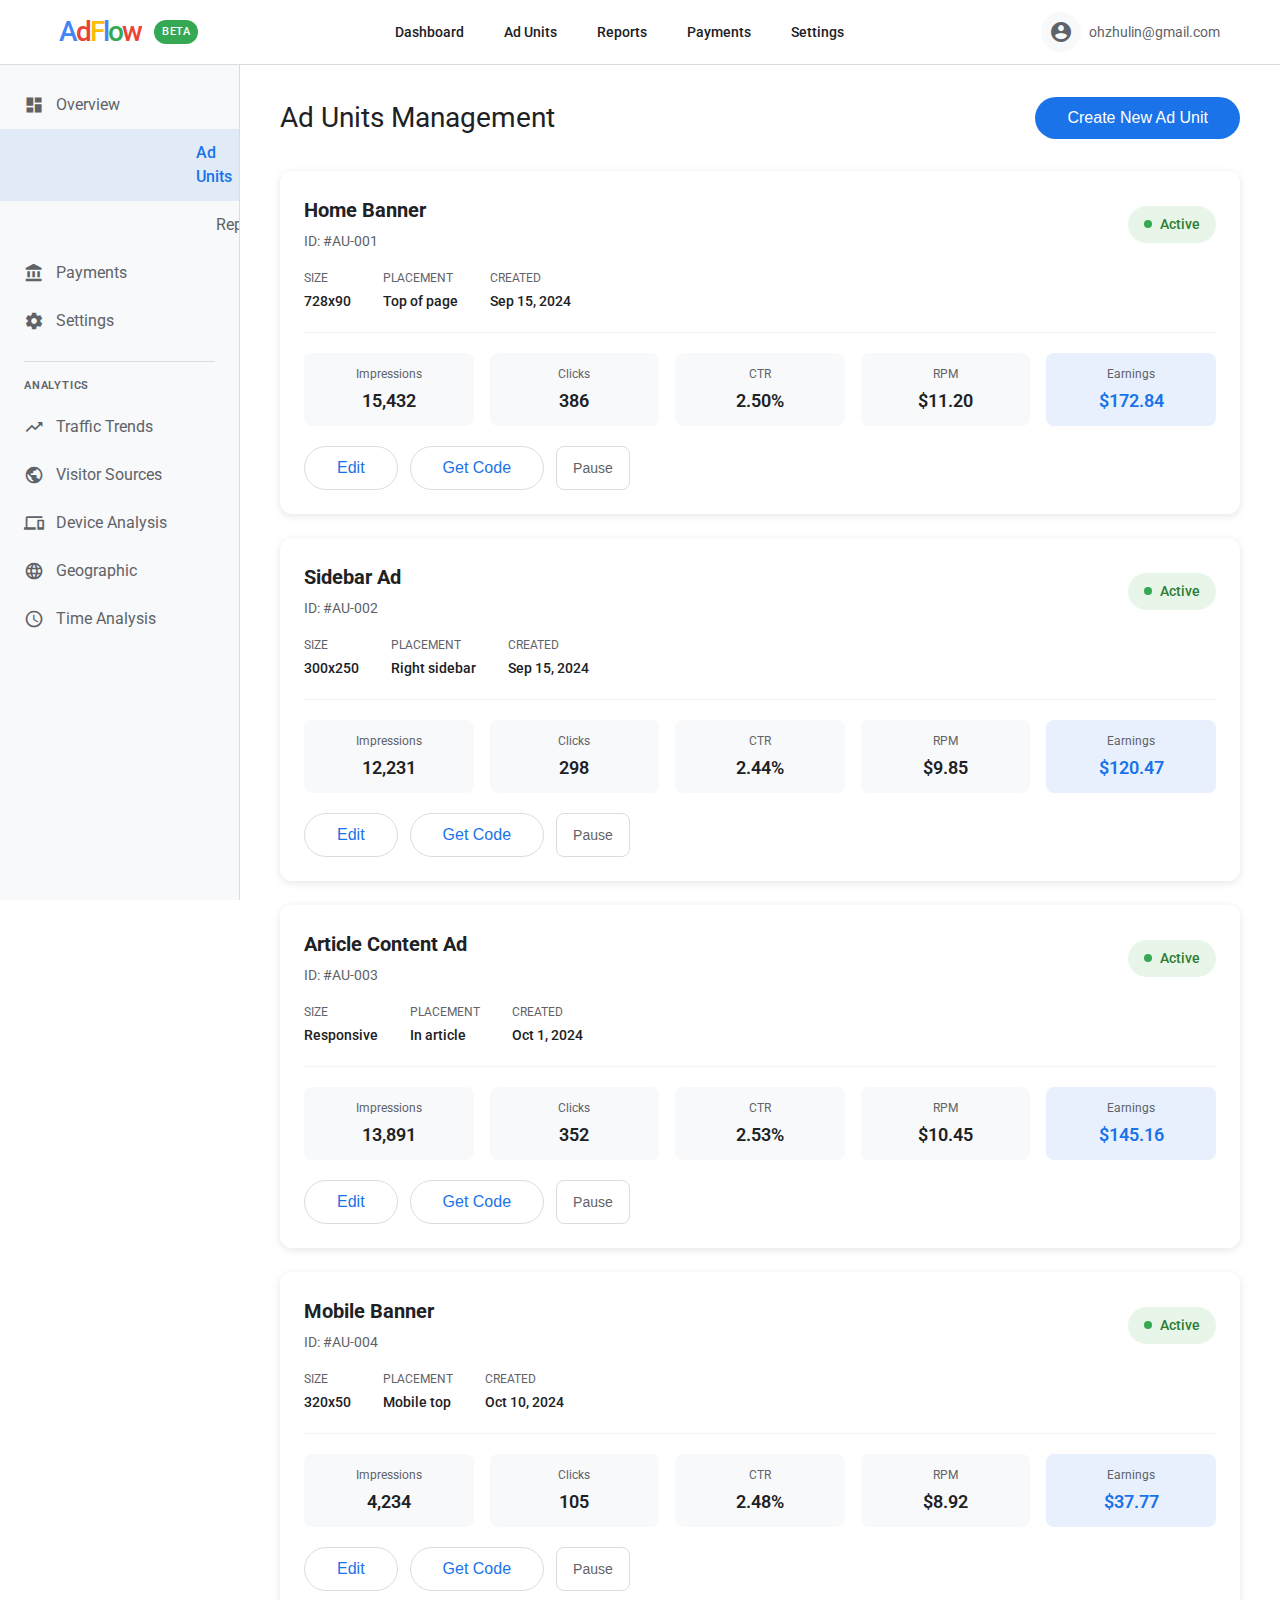
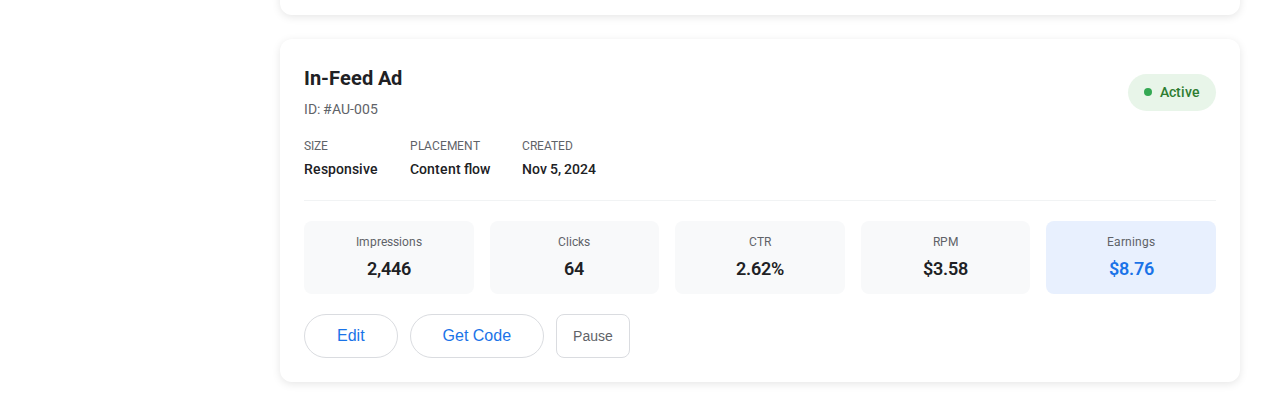
<file: ads.html>
<!DOCTYPE html>
<html lang="en">
<head>
    <meta charset="UTF-8">
    <meta name="viewport" content="width=device-width, initial-scale=1.0">
    <title>Ad Units - AdFlow</title>
    <link rel="stylesheet" href="styles.css">
    <link rel="stylesheet" href="dashboard.css">
    <link href="https://fonts.googleapis.com/css2?family=Roboto:wght@300;400;500;700&display=swap" rel="stylesheet">
    <link href="https://fonts.googleapis.com/icon?family=Material+Icons" rel="stylesheet">
    <link rel="shortcut icon" href="data:image/svg+xml,<svg xmlns='http://www.w3.org/2000/svg' viewBox='0 0 24 24'><text y='20' font-size='20'>🎯</text></svg>">
</head>
<body>
    <!-- Navigation -->
    <nav class="navbar">
        <div class="nav-container">
            <div class="nav-logo">
                <div class="logo-container">
                    <div class="logo-text">
                        <span class="logo-a">A</span>
                        <span class="logo-d">d</span>
                        <span class="logo-f">F</span>
                        <span class="logo-l">l</span>
                        <span class="logo-o">o</span>
                        <span class="logo-w">w</span>
                    </div>
                </div>
                <div class="logo-badge">BETA</div>
            </div>
            <ul class="nav-menu">
                <li><a href="dashboard.html">Dashboard</a></li>
                <li><a href="ads.html" class="active">Ad Units</a></li>
                <li><a href="reports.html">Reports</a></li>
                <li><a href="payments.html">Payments</a></li>
                <li><a href="settings.html">Settings</a></li>
            </ul>
            <div class="nav-user">
                <div class="user-menu">
                    <button class="user-avatar">
                        <span class="material-icons">account_circle</span>
                    </button>
                    <span class="user-email">ohzhulin@gmail.com</span>
                    <div class="user-dropdown">
                        <a href="#"><span class="material-icons">person</span> Profile</a>
                        <a href="#"><span class="material-icons">settings</span> Account Settings</a>
                        <a href="#"><span class="material-icons">help</span> Help Center</a>
                        <hr>
                        <a href="#"><span class="material-icons">logout</span> Sign Out</a>
                    </div>
                </div>
            </div>
        </div>
    </nav>

    <!-- Main Content Area -->
    <div class="dashboard-layout">
        <!-- Sidebar -->
        <aside class="sidebar">
            <nav class="sidebar-nav">
                <a href="dashboard.html" class="sidebar-item">
                    <span class="material-icons">dashboard</span>
                    <span>Overview</span>
                </a>
                <a href="ads.html" class="sidebar-item active">
                    <span class="material-icons">category</span>
                    <span>Ad Units</span>
                </a>
                <a href="reports.html" class="sidebar-item">
                    <span class="material-icons">bar_chart</span>
                    <span>Reports</span>
                </a>
                <a href="payments.html" class="sidebar-item">
                    <span class="material-icons">account_balance</span>
                    <span>Payments</span>
                </a>
                <a href="settings.html" class="sidebar-item">
                    <span class="material-icons">settings</span>
                    <span>Settings</span>
                </a>
                <div class="sidebar-divider"></div>
                <div class="sidebar-section-title">Analytics</div>
                <a href="analytics.html" class="sidebar-item">
                    <span class="material-icons">trending_up</span>
                    <span>Traffic Trends</span>
                </a>
                <a href="visitors.html" class="sidebar-item">
                    <span class="material-icons">public</span>
                    <span>Visitor Sources</span>
                </a>
                <a href="devices.html" class="sidebar-item">
                    <span class="material-icons">devices</span>
                    <span>Device Analysis</span>
                </a>
                <a href="geographic.html" class="sidebar-item">
                    <span class="material-icons">language</span>
                    <span>Geographic</span>
                </a>
                <a href="timeanalysis.html" class="sidebar-item">
                    <span class="material-icons">schedule</span>
                    <span>Time Analysis</span>
                </a>
            </nav>
        </aside>

        <!-- Main Content -->
        <main class="main-content">
            <!-- Page Header -->
            <header class="page-header">
                <h1>Ad Units Management</h1>
                <button class="btn-primary">Create New Ad Unit</button>
            </header>

            <!-- Ad Units Grid -->
            <div class="ad-units-grid-full">
                <div class="ad-unit-detail-card">
                    <div class="ad-unit-header">
                        <div class="ad-unit-info">
                            <h3>Home Banner</h3>
                            <span class="ad-unit-id">ID: #AU-001</span>
                        </div>
                        <div class="ad-unit-status active">
                            <span class="status-dot"></span>
                            Active
                        </div>
                    </div>
                    <div class="ad-unit-details">
                        <div class="detail-item">
                            <span class="detail-label">Size</span>
                            <span class="detail-value">728x90</span>
                        </div>
                        <div class="detail-item">
                            <span class="detail-label">Placement</span>
                            <span class="detail-value">Top of page</span>
                        </div>
                        <div class="detail-item">
                            <span class="detail-label">Created</span>
                            <span class="detail-value">Sep 15, 2024</span>
                        </div>
                    </div>
                    <div class="ad-unit-stats">
                        <div class="mini-stat">
                            <span class="mini-label">Impressions</span>
                            <span class="mini-value">15,432</span>
                        </div>
                        <div class="mini-stat">
                            <span class="mini-label">Clicks</span>
                            <span class="mini-value">386</span>
                        </div>
                        <div class="mini-stat">
                            <span class="mini-label">CTR</span>
                            <span class="mini-value">2.50%</span>
                        </div>
                        <div class="mini-stat">
                            <span class="mini-label">RPM</span>
                            <span class="mini-value">$11.20</span>
                        </div>
                        <div class="mini-stat highlight">
                            <span class="mini-label">Earnings</span>
                            <span class="mini-value">$172.84</span>
                        </div>
                    </div>
                    <div class="ad-unit-actions">
                        <button class="btn-secondary">Edit</button>
                        <button class="btn-secondary">Get Code</button>
                        <button class="btn-outline">Pause</button>
                    </div>
                </div>

                <div class="ad-unit-detail-card">
                    <div class="ad-unit-header">
                        <div class="ad-unit-info">
                            <h3>Sidebar Ad</h3>
                            <span class="ad-unit-id">ID: #AU-002</span>
                        </div>
                        <div class="ad-unit-status active">
                            <span class="status-dot"></span>
                            Active
                        </div>
                    </div>
                    <div class="ad-unit-details">
                        <div class="detail-item">
                            <span class="detail-label">Size</span>
                            <span class="detail-value">300x250</span>
                        </div>
                        <div class="detail-item">
                            <span class="detail-label">Placement</span>
                            <span class="detail-value">Right sidebar</span>
                        </div>
                        <div class="detail-item">
                            <span class="detail-label">Created</span>
                            <span class="detail-value">Sep 15, 2024</span>
                        </div>
                    </div>
                    <div class="ad-unit-stats">
                        <div class="mini-stat">
                            <span class="mini-label">Impressions</span>
                            <span class="mini-value">12,231</span>
                        </div>
                        <div class="mini-stat">
                            <span class="mini-label">Clicks</span>
                            <span class="mini-value">298</span>
                        </div>
                        <div class="mini-stat">
                            <span class="mini-label">CTR</span>
                            <span class="mini-value">2.44%</span>
                        </div>
                        <div class="mini-stat">
                            <span class="mini-label">RPM</span>
                            <span class="mini-value">$9.85</span>
                        </div>
                        <div class="mini-stat highlight">
                            <span class="mini-label">Earnings</span>
                            <span class="mini-value">$120.47</span>
                        </div>
                    </div>
                    <div class="ad-unit-actions">
                        <button class="btn-secondary">Edit</button>
                        <button class="btn-secondary">Get Code</button>
                        <button class="btn-outline">Pause</button>
                    </div>
                </div>

                <div class="ad-unit-detail-card">
                    <div class="ad-unit-header">
                        <div class="ad-unit-info">
                            <h3>Article Content Ad</h3>
                            <span class="ad-unit-id">ID: #AU-003</span>
                        </div>
                        <div class="ad-unit-status active">
                            <span class="status-dot"></span>
                            Active
                        </div>
                    </div>
                    <div class="ad-unit-details">
                        <div class="detail-item">
                            <span class="detail-label">Size</span>
                            <span class="detail-value">Responsive</span>
                        </div>
                        <div class="detail-item">
                            <span class="detail-label">Placement</span>
                            <span class="detail-value">In article</span>
                        </div>
                        <div class="detail-item">
                            <span class="detail-label">Created</span>
                            <span class="detail-value">Oct 1, 2024</span>
                        </div>
                    </div>
                    <div class="ad-unit-stats">
                        <div class="mini-stat">
                            <span class="mini-label">Impressions</span>
                            <span class="mini-value">13,891</span>
                        </div>
                        <div class="mini-stat">
                            <span class="mini-label">Clicks</span>
                            <span class="mini-value">352</span>
                        </div>
                        <div class="mini-stat">
                            <span class="mini-label">CTR</span>
                            <span class="mini-value">2.53%</span>
                        </div>
                        <div class="mini-stat">
                            <span class="mini-label">RPM</span>
                            <span class="mini-value">$10.45</span>
                        </div>
                        <div class="mini-stat highlight">
                            <span class="mini-label">Earnings</span>
                            <span class="mini-value">$145.16</span>
                        </div>
                    </div>
                    <div class="ad-unit-actions">
                        <button class="btn-secondary">Edit</button>
                        <button class="btn-secondary">Get Code</button>
                        <button class="btn-outline">Pause</button>
                    </div>
                </div>

                <div class="ad-unit-detail-card">
                    <div class="ad-unit-header">
                        <div class="ad-unit-info">
                            <h3>Mobile Banner</h3>
                            <span class="ad-unit-id">ID: #AU-004</span>
                        </div>
                        <div class="ad-unit-status active">
                            <span class="status-dot"></span>
                            Active
                        </div>
                    </div>
                    <div class="ad-unit-details">
                        <div class="detail-item">
                            <span class="detail-label">Size</span>
                            <span class="detail-value">320x50</span>
                        </div>
                        <div class="detail-item">
                            <span class="detail-label">Placement</span>
                            <span class="detail-value">Mobile top</span>
                        </div>
                        <div class="detail-item">
                            <span class="detail-label">Created</span>
                            <span class="detail-value">Oct 10, 2024</span>
                        </div>
                    </div>
                    <div class="ad-unit-stats">
                        <div class="mini-stat">
                            <span class="mini-label">Impressions</span>
                            <span class="mini-value">4,234</span>
                        </div>
                        <div class="mini-stat">
                            <span class="mini-label">Clicks</span>
                            <span class="mini-value">105</span>
                        </div>
                        <div class="mini-stat">
                            <span class="mini-label">CTR</span>
                            <span class="mini-value">2.48%</span>
                        </div>
                        <div class="mini-stat">
                            <span class="mini-label">RPM</span>
                            <span class="mini-value">$8.92</span>
                        </div>
                        <div class="mini-stat highlight">
                            <span class="mini-label">Earnings</span>
                            <span class="mini-value">$37.77</span>
                        </div>
                    </div>
                    <div class="ad-unit-actions">
                        <button class="btn-secondary">Edit</button>
                        <button class="btn-secondary">Get Code</button>
                        <button class="btn-outline">Pause</button>
                    </div>
                </div>

                <div class="ad-unit-detail-card">
                    <div class="ad-unit-header">
                        <div class="ad-unit-info">
                            <h3>In-Feed Ad</h3>
                            <span class="ad-unit-id">ID: #AU-005</span>
                        </div>
                        <div class="ad-unit-status active">
                            <span class="status-dot"></span>
                            Active
                        </div>
                    </div>
                    <div class="ad-unit-details">
                        <div class="detail-item">
                            <span class="detail-label">Size</span>
                            <span class="detail-value">Responsive</span>
                        </div>
                        <div class="detail-item">
                            <span class="detail-label">Placement</span>
                            <span class="detail-value">Content flow</span>
                        </div>
                        <div class="detail-item">
                            <span class="detail-label">Created</span>
                            <span class="detail-value">Nov 5, 2024</span>
                        </div>
                    </div>
                    <div class="ad-unit-stats">
                        <div class="mini-stat">
                            <span class="mini-label">Impressions</span>
                            <span class="mini-value">2,446</span>
                        </div>
                        <div class="mini-stat">
                            <span class="mini-label">Clicks</span>
                            <span class="mini-value">64</span>
                        </div>
                        <div class="mini-stat">
                            <span class="mini-label">CTR</span>
                            <span class="mini-value">2.62%</span>
                        </div>
                        <div class="mini-stat">
                            <span class="mini-label">RPM</span>
                            <span class="mini-value">$3.58</span>
                        </div>
                        <div class="mini-stat highlight">
                            <span class="mini-label">Earnings</span>
                            <span class="mini-value">$8.76</span>
                        </div>
                    </div>
                    <div class="ad-unit-actions">
                        <button class="btn-secondary">Edit</button>
                        <button class="btn-secondary">Get Code</button>
                        <button class="btn-outline">Pause</button>
                    </div>
                </div>
            </div>
        </main>
    </div>

    <style>
        .ad-units-grid-full {
            display: grid;
            grid-template-columns: repeat(auto-fill, minmax(500px, 1fr));
            gap: 24px;
            margin-top: 24px;
        }
        .ad-unit-detail-card {
            background: white;
            border-radius: 12px;
            padding: 24px;
            box-shadow: 0 2px 8px rgba(0,0,0,0.1);
            transition: transform 0.2s, box-shadow 0.2s;
        }
        .ad-unit-detail-card:hover {
            transform: translateY(-2px);
            box-shadow: 0 4px 16px rgba(0,0,0,0.15);
        }
        .ad-unit-header {
            display: flex;
            justify-content: space-between;
            align-items: center;
            margin-bottom: 16px;
        }
        .ad-unit-info h3 {
            font-size: 20px;
            margin-bottom: 4px;
        }
        .ad-unit-id {
            font-size: 14px;
            color: #5f6368;
        }
        .ad-unit-status {
            display: flex;
            align-items: center;
            gap: 8px;
            padding: 8px 16px;
            border-radius: 20px;
            font-size: 14px;
            font-weight: 500;
        }
        .ad-unit-status.active {
            background: #e8f5e9;
            color: #2e7d32;
        }
        .status-dot {
            width: 8px;
            height: 8px;
            background: #34a853;
            border-radius: 50%;
        }
        .ad-unit-details {
            display: flex;
            gap: 32px;
            margin-bottom: 20px;
            padding-bottom: 20px;
            border-bottom: 1px solid #f1f3f4;
        }
        .detail-item {
            display: flex;
            flex-direction: column;
            gap: 4px;
        }
        .detail-label {
            font-size: 12px;
            color: #5f6368;
            text-transform: uppercase;
        }
        .detail-value {
            font-size: 14px;
            font-weight: 500;
        }
        .ad-unit-stats {
            display: grid;
            grid-template-columns: repeat(5, 1fr);
            gap: 16px;
            margin-bottom: 20px;
        }
        .mini-stat {
            text-align: center;
            padding: 12px;
            background: #f8f9fa;
            border-radius: 8px;
        }
        .mini-stat.highlight {
            background: #e8f0fe;
        }
        .mini-stat .mini-label {
            display: block;
            font-size: 12px;
            color: #5f6368;
            margin-bottom: 4px;
        }
        .mini-stat .mini-value {
            display: block;
            font-size: 18px;
            font-weight: 600;
            color: #202124;
        }
        .mini-stat.highlight .mini-value {
            color: #1a73e8;
        }
        .ad-unit-actions {
            display: flex;
            gap: 12px;
        }
        .btn-outline {
            padding: 8px 16px;
            background: white;
            border: 1px solid #dadce0;
            border-radius: 8px;
            color: #5f6368;
            font-size: 14px;
            cursor: pointer;
            transition: all 0.2s;
        }
        .btn-outline:hover {
            background: #f1f3f4;
        }
    </style>

    <script src="script.js"></script>
</body>
</html>
</file>
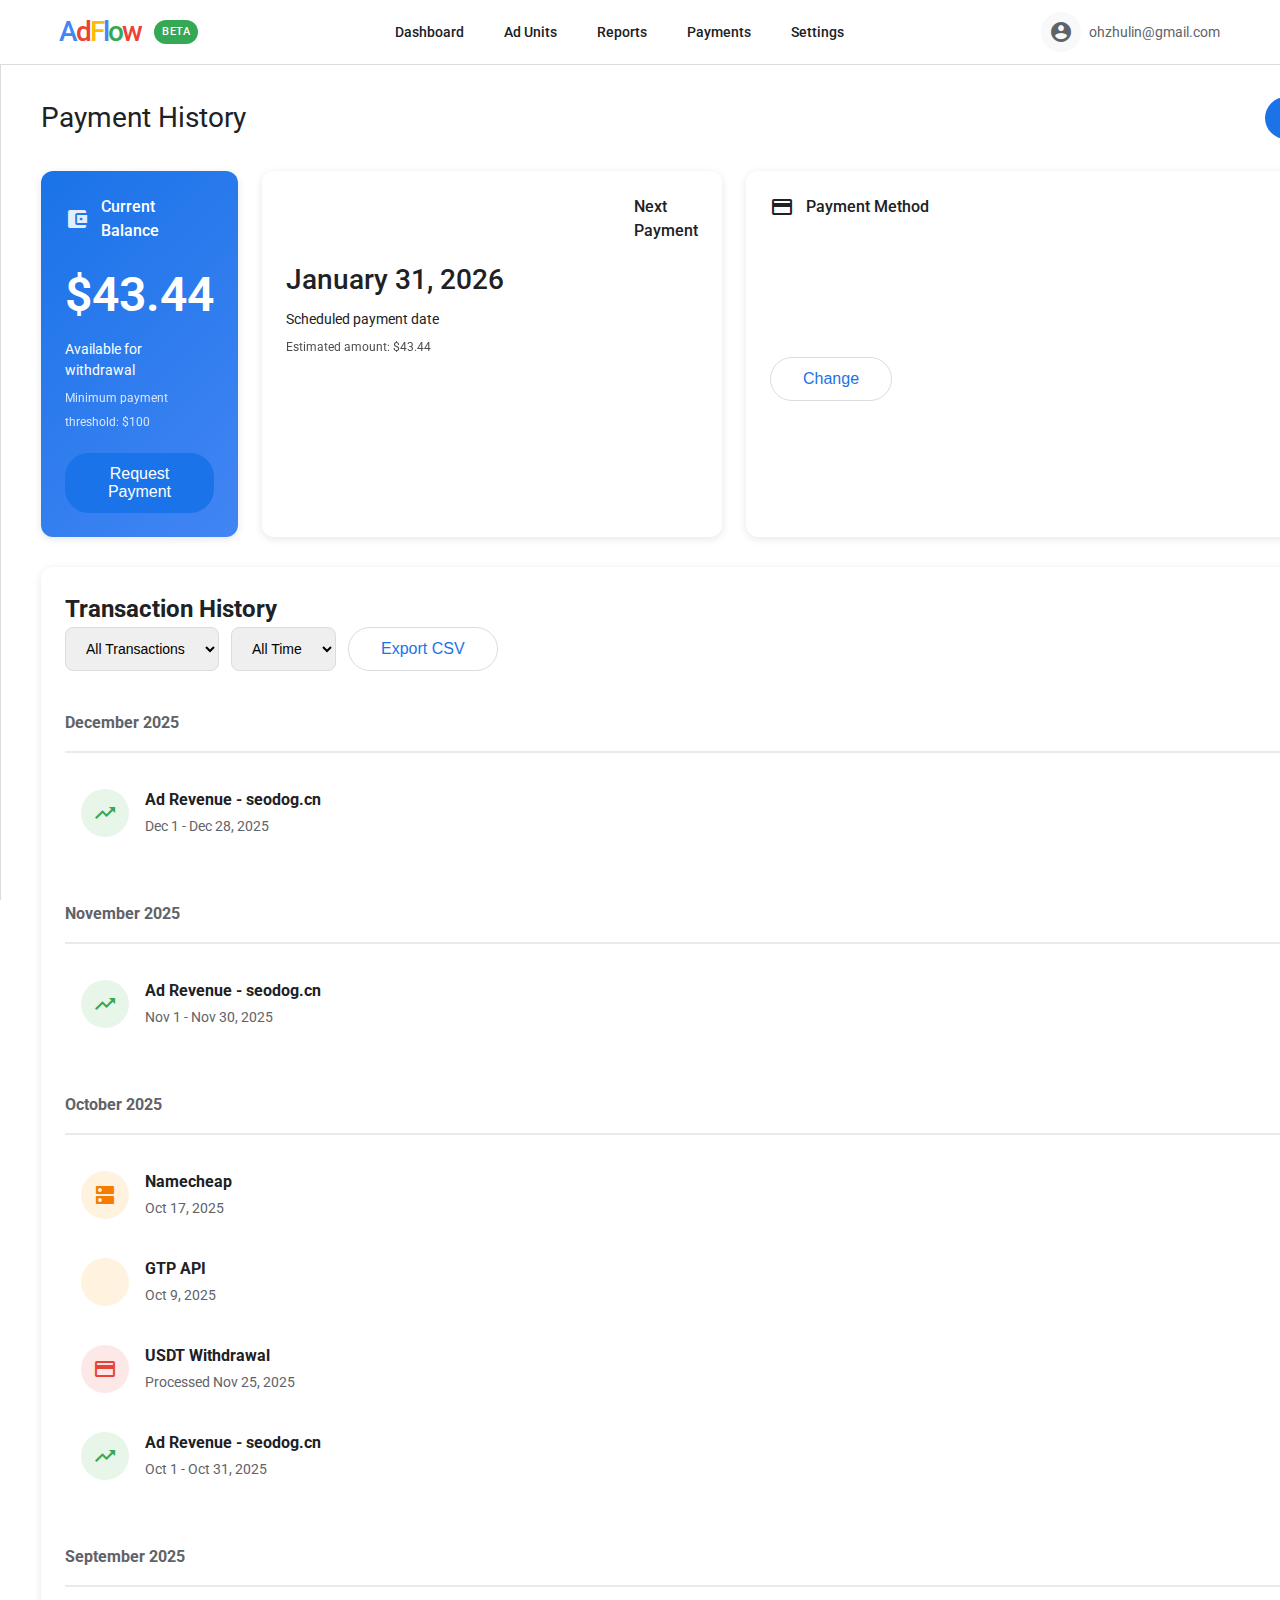
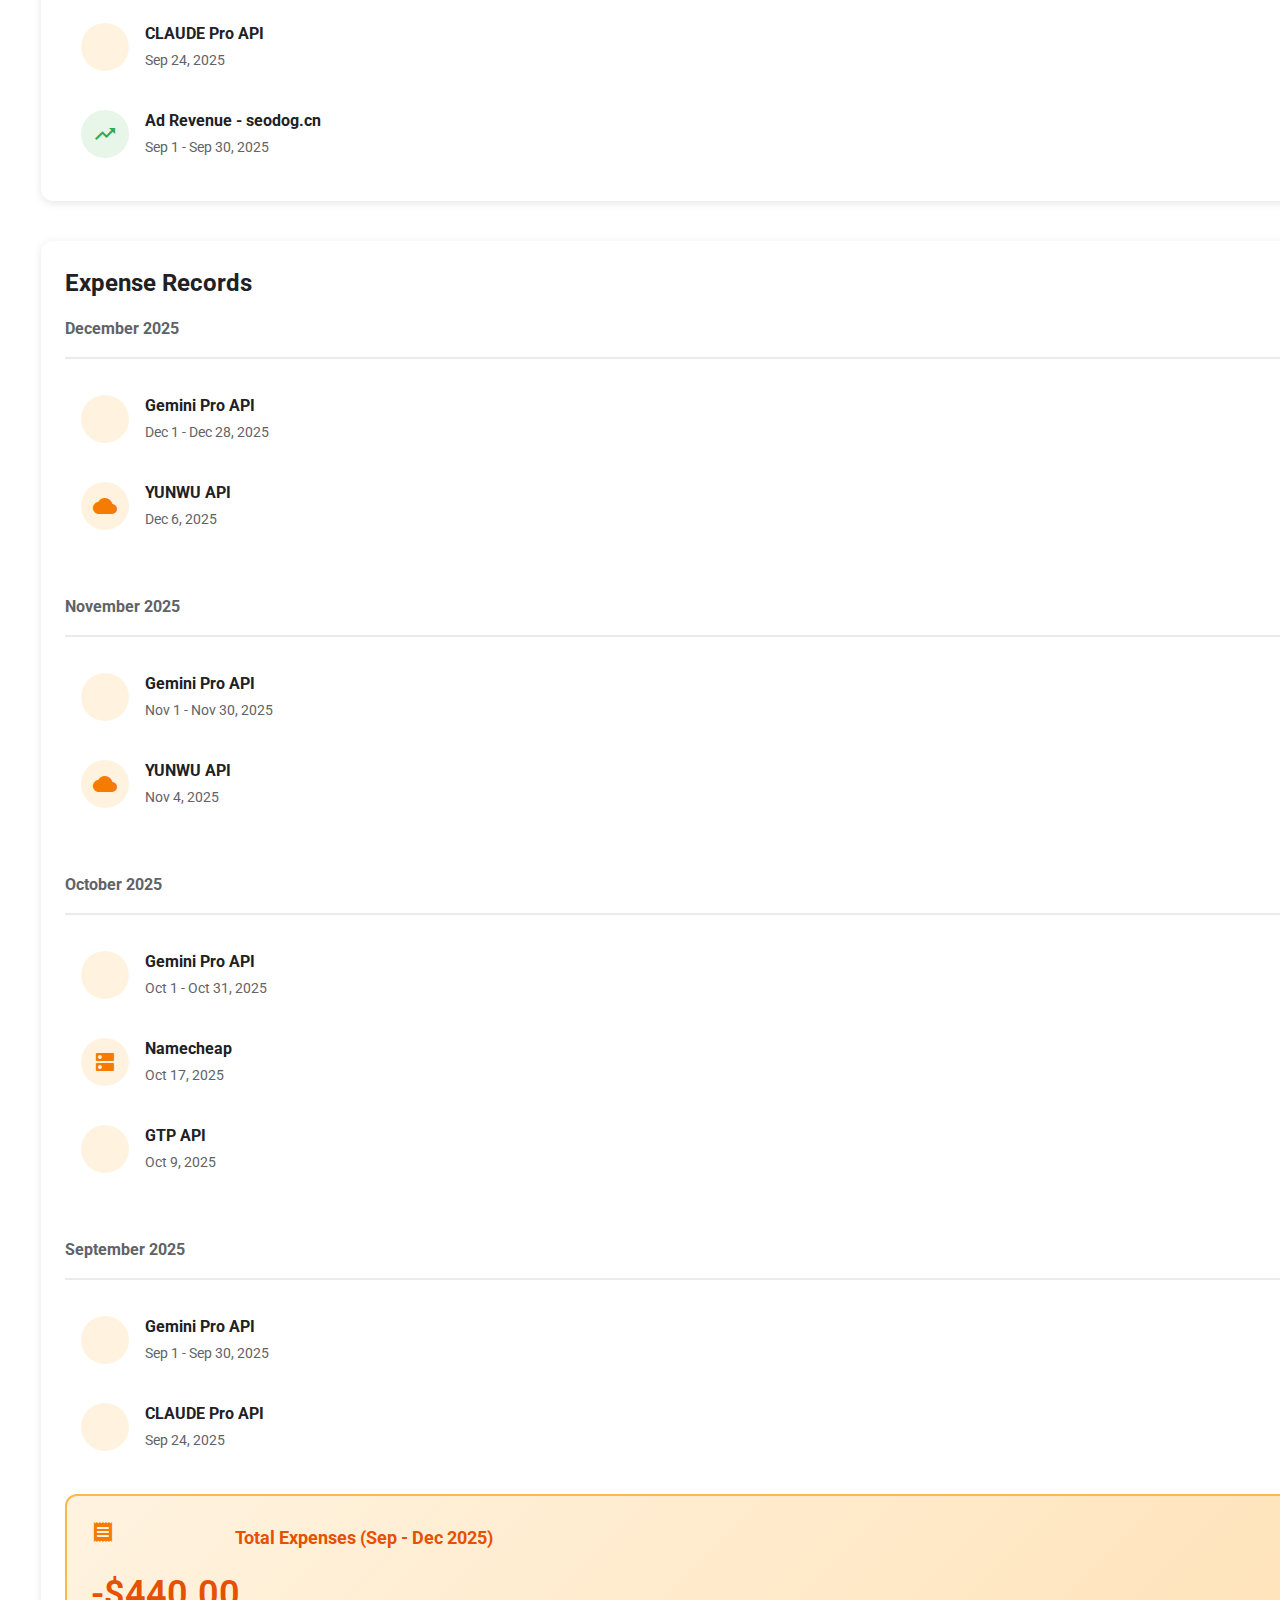
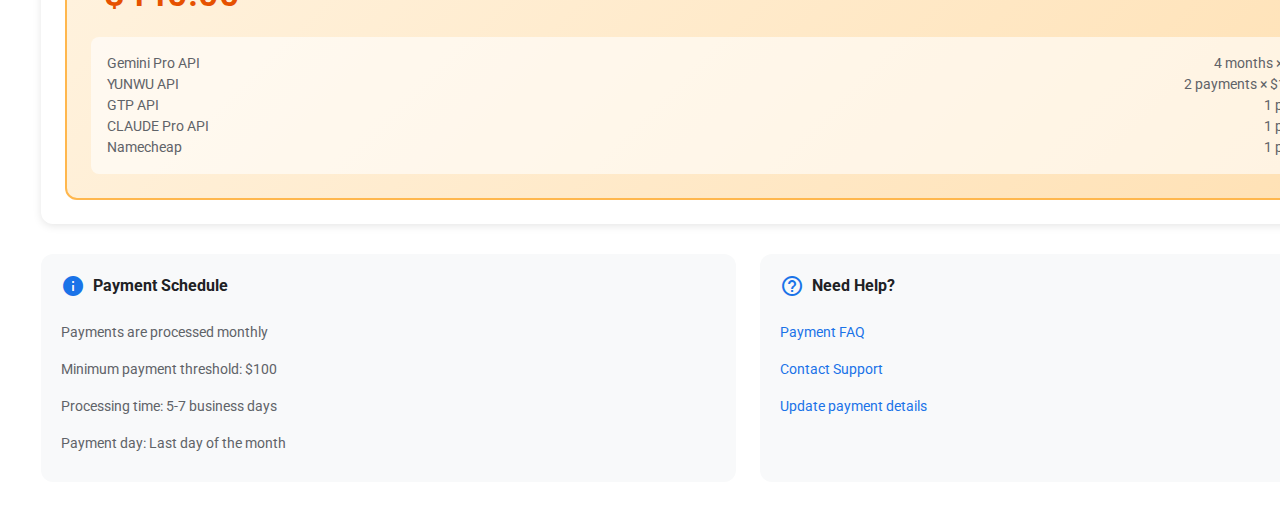
<file: payments.html>
<!DOCTYPE html>
<html lang="en">
<head>
    <meta charset="UTF-8">
    <meta name="viewport" content="width=device-width, initial-scale=1.0">
    <title>Payments - AdFlow</title>
    <link rel="stylesheet" href="styles.css">
    <link rel="stylesheet" href="dashboard.css">
    <link href="https://fonts.googleapis.com/css2?family=Roboto:wght@300;400;500;700&display=swap" rel="stylesheet">
    <link href="https://fonts.googleapis.com/icon?family=Material+Icons" rel="stylesheet">
    <link rel="shortcut icon" href="data:image/svg+xml,<svg xmlns='http://www.w3.org/2000/svg' viewBox='0 0 24 24'><text y='20' font-size='20'>🎯</text></svg>">
</head>
<body>
    <!-- Navigation -->
    <nav class="navbar">
        <div class="nav-container">
            <div class="nav-logo">
                <div class="logo-container">
                    <div class="logo-text">
                        <span class="logo-a">A</span>
                        <span class="logo-d">d</span>
                        <span class="logo-f">F</span>
                        <span class="logo-l">l</span>
                        <span class="logo-o">o</span>
                        <span class="logo-w">w</span>
                    </div>
                </div>
                <div class="logo-badge">BETA</div>
            </div>
            <ul class="nav-menu">
                <li><a href="dashboard.html">Dashboard</a></li>
                <li><a href="ads.html">Ad Units</a></li>
                <li><a href="reports.html">Reports</a></li>
                <li><a href="payments.html" class="active">Payments</a></li>
                <li><a href="settings.html">Settings</a></li>
            </ul>
            <div class="nav-user">
                <div class="user-menu">
                    <button class="user-avatar">
                        <span class="material-icons">account_circle</span>
                    </button>
                    <span class="user-email">ohzhulin@gmail.com</span>
                    <div class="user-dropdown">
                        <a href="#"><span class="material-icons">person</span> Profile</a>
                        <a href="#"><span class="material-icons">settings</span> Account Settings</a>
                        <a href="#"><span class="material-icons">help</span> Help Center</a>
                        <hr>
                        <a href="#"><span class="material-icons">logout</span> Sign Out</a>
                    </div>
                </div>
            </div>
        </div>
    </nav>

    <!-- Main Content Area -->
    <div class="dashboard-layout">
        <!-- Sidebar -->
        <aside class="sidebar">
            <nav class="sidebar-nav">
                <a href="dashboard.html" class="sidebar-item">
                    <span class="material-icons">dashboard</span>
                    <span>Overview</span>
                </a>
                <a href="ads.html" class="sidebar-item">
                    <span class="material-icons">category</span>
                    <span>Ad Units</span>
                </a>
                <a href="reports.html" class="sidebar-item">
                    <span class="material-icons">bar_chart</span>
                    <span>Reports</span>
                </a>
                <a href="payments.html" class="sidebar-item active">
                    <span class="material-icons">account_balance</span>
                    <span>Payments</span>
                </a>
                <a href="settings.html" class="sidebar-item">
                    <span class="material-icons">settings</span>
                    <span>Settings</span>
                </a>
                <div class="sidebar-divider"></div>
                <div class="sidebar-section-title">Analytics</div>
                <a href="analytics.html" class="sidebar-item">
                    <span class="material-icons">trending_up</span>
                    <span>Traffic Trends</span>
                </a>
                <a href="visitors.html" class="sidebar-item">
                    <span class="material-icons">public</span>
                    <span>Visitor Sources</span>
                </a>
                <a href="devices.html" class="sidebar-item">
                    <span class="material-icons">devices</span>
                    <span>Device Analysis</span>
                </a>
                <a href="geographic.html" class="sidebar-item">
                    <span class="material-icons">language</span>
                    <span>Geographic</span>
                </a>
                <a href="timeanalysis.html" class="sidebar-item">
                    <span class="material-icons">schedule</span>
                    <span>Time Analysis</span>
                </a>
            </nav>
        </aside>

        <!-- Main Content -->
        <main class="main-content">
            <!-- Page Header -->
            <header class="page-header">
                <h1>Payment History</h1>
                <button class="btn-primary">Payment Settings</button>
            </header>

            <!-- Balance Overview -->
            <div class="balance-overview">
                <div class="balance-card main">
                    <div class="balance-header">
                        <span class="material-icons">account_balance_wallet</span>
                        <span>Current Balance</span>
                    </div>
                    <div class="balance-amount">$43.44</div>
                    <div class="balance-info">
                        <p>Available for withdrawal</p>
                        <small>Minimum payment threshold: $100</small>
                    </div>
                    <button class="btn-primary">Request Payment</button>
                </div>

                <div class="balance-card">
                    <div class="balance-header">
                        <span class="material-icons">calendar_month</span>
                        <span>Next Payment</span>
                    </div>
                    <div class="balance-date">January 31, 2026</div>
                    <div class="balance-info">
                        <p>Scheduled payment date</p>
                        <small>Estimated amount: $43.44</small>
                    </div>
                </div>

                <div class="balance-card">
                    <div class="balance-header">
                        <span class="material-icons">payment</span>
                        <span>Payment Method</span>
                    </div>
                    <div class="payment-method">
                        <span class="material-icons">currency_bitcoin</span>
                        <div>
                            <p>USDT (TRC20)</p>
                            <small>Wallet: Txxx...xxxx</small>
                        </div>
                    </div>
                    <button class="btn-secondary">Change</button>
                </div>
            </div>

            <!-- Payment History -->
            <div class="payment-history-section">
                <h2>Transaction History</h2>

                <div class="transaction-filters">
                    <select class="filter-select">
                        <option value="all">All Transactions</option>
                        <option value="revenue">Revenue</option>
                        <option value="payment">Payments</option>
                        <option value="adjustment">Adjustments</option>
                    </select>
                    <select class="filter-select">
                        <option value="all">All Time</option>
                        <option value="2024">2024</option>
                        <option value="2023">2023</option>
                    </select>
                    <button class="btn-secondary">Export CSV</button>
                </div>

                <div class="transactions-list">
                    <div class="transaction-group">
                        <div class="group-header">
                            <h3>December 2025</h3>
                            <span class="group-total">+$89.75</span>
                        </div>
                        <div class="transaction-item">
                            <div class="transaction-icon revenue">
                                <span class="material-icons">trending_up</span>
                            </div>
                            <div class="transaction-details">
                                <h4>Ad Revenue - seodog.cn</h4>
                                <p>Dec 1 - Dec 28, 2025</p>
                            </div>
                            <div class="transaction-amount positive">
                                <span class="amount">+$89.75</span>
                                <span class="status">Pending</span>
                            </div>
                        </div>
                    </div>

                    <div class="transaction-group">
                        <div class="group-header">
                            <h3>November 2025</h3>
                            <span class="group-total">+$132.47</span>
                        </div>
                        <div class="transaction-item">
                            <div class="transaction-icon revenue">
                                <span class="material-icons">trending_up</span>
                            </div>
                            <div class="transaction-details">
                                <h4>Ad Revenue - seodog.cn</h4>
                                <p>Nov 1 - Nov 30, 2025</p>
                            </div>
                            <div class="transaction-amount positive">
                                <span class="amount">+$132.47</span>
                                <span class="status">Paid</span>
                            </div>
                        </div>
                    </div>

                    <div class="transaction-group">
                        <div class="group-header">
                            <h3>October 2025</h3>
                            <span class="group-total">+$125.63 - $195.00</span>
                        </div>
                        <div class="transaction-item">
                            <div class="transaction-icon expense">
                                <span class="material-icons">dns</span>
                            </div>
                            <div class="transaction-details">
                                <h4>Namecheap</h4>
                                <p>Oct 17, 2025</p>
                            </div>
                            <div class="transaction-amount negative">
                                <span class="amount">-$20.00</span>
                                <span class="status">Paid</span>
                            </div>
                        </div>
                        <div class="transaction-item">
                            <div class="transaction-icon expense">
                                <span class="material-icons">smart_toy</span>
                            </div>
                            <div class="transaction-details">
                                <h4>GTP API</h4>
                                <p>Oct 9, 2025</p>
                            </div>
                            <div class="transaction-amount negative">
                                <span class="amount">-$75.00</span>
                                <span class="status">Paid</span>
                            </div>
                        </div>
                        <div class="transaction-item">
                            <div class="transaction-icon payment">
                                <span class="material-icons">payment</span>
                            </div>
                            <div class="transaction-details">
                                <h4>USDT Withdrawal</h4>
                                <p>Processed Nov 25, 2025</p>
                            </div>
                            <div class="transaction-amount negative">
                                <span class="amount">-$100.00</span>
                                <span class="status">Completed</span>
                            </div>
                        </div>
                        <div class="transaction-item">
                            <div class="transaction-icon revenue">
                                <span class="material-icons">trending_up</span>
                            </div>
                            <div class="transaction-details">
                                <h4>Ad Revenue - seodog.cn</h4>
                                <p>Oct 1 - Oct 31, 2025</p>
                            </div>
                            <div class="transaction-amount positive">
                                <span class="amount">+$125.63</span>
                                <span class="status">Paid</span>
                            </div>
                        </div>
                    </div>

                    <div class="transaction-group">
                        <div class="group-header">
                            <h3>September 2025</h3>
                            <span class="group-total">+$135.59 - $85.00</span>
                        </div>
                        <div class="transaction-item">
                            <div class="transaction-icon expense">
                                <span class="material-icons">psychology</span>
                            </div>
                            <div class="transaction-details">
                                <h4>CLAUDE Pro API</h4>
                                <p>Sep 24, 2025</p>
                            </div>
                            <div class="transaction-amount negative">
                                <span class="amount">-$85.00</span>
                                <span class="status">Paid</span>
                            </div>
                        </div>
                        <div class="transaction-item">
                            <div class="transaction-icon revenue">
                                <span class="material-icons">trending_up</span>
                            </div>
                            <div class="transaction-details">
                                <h4>Ad Revenue - seodog.cn</h4>
                                <p>Sep 1 - Sep 30, 2025</p>
                            </div>
                            <div class="transaction-amount positive">
                                <span class="amount">+$135.59</span>
                                <span class="status">Paid</span>
                            </div>
                        </div>
                    </div>
                </div>
            </div>

            <!-- Expenses Section -->
            <div class="payment-history-section" style="margin-top: 40px;">
                <h2>Expense Records</h2>

                <div class="transactions-list">
                    <div class="transaction-group">
                        <div class="group-header">
                            <h3>December 2025</h3>
                            <span class="group-total expense">-$120.00</span>
                        </div>
                        <div class="transaction-item">
                            <div class="transaction-icon expense">
                                <span class="material-icons">api</span>
                            </div>
                            <div class="transaction-details">
                                <h4>Gemini Pro API</h4>
                                <p>Dec 1 - Dec 28, 2025</p>
                            </div>
                            <div class="transaction-amount negative">
                                <span class="amount">-$20.00</span>
                                <span class="status">Paid</span>
                            </div>
                        </div>
                        <div class="transaction-item">
                            <div class="transaction-icon expense">
                                <span class="material-icons">cloud</span>
                            </div>
                            <div class="transaction-details">
                                <h4>YUNWU API</h4>
                                <p>Dec 6, 2025</p>
                            </div>
                            <div class="transaction-amount negative">
                                <span class="amount">-$100.00</span>
                                <span class="status">Paid</span>
                            </div>
                        </div>
                    </div>

                    <div class="transaction-group">
                        <div class="group-header">
                            <h3>November 2025</h3>
                            <span class="group-total expense">-$120.00</span>
                        </div>
                        <div class="transaction-item">
                            <div class="transaction-icon expense">
                                <span class="material-icons">api</span>
                            </div>
                            <div class="transaction-details">
                                <h4>Gemini Pro API</h4>
                                <p>Nov 1 - Nov 30, 2025</p>
                            </div>
                            <div class="transaction-amount negative">
                                <span class="amount">-$20.00</span>
                                <span class="status">Paid</span>
                            </div>
                        </div>
                        <div class="transaction-item">
                            <div class="transaction-icon expense">
                                <span class="material-icons">cloud</span>
                            </div>
                            <div class="transaction-details">
                                <h4>YUNWU API</h4>
                                <p>Nov 4, 2025</p>
                            </div>
                            <div class="transaction-amount negative">
                                <span class="amount">-$100.00</span>
                                <span class="status">Paid</span>
                            </div>
                        </div>
                    </div>

                    <div class="transaction-group">
                        <div class="group-header">
                            <h3>October 2025</h3>
                            <span class="group-total expense">-$95.00</span>
                        </div>
                        <div class="transaction-item">
                            <div class="transaction-icon expense">
                                <span class="material-icons">api</span>
                            </div>
                            <div class="transaction-details">
                                <h4>Gemini Pro API</h4>
                                <p>Oct 1 - Oct 31, 2025</p>
                            </div>
                            <div class="transaction-amount negative">
                                <span class="amount">-$20.00</span>
                                <span class="status">Paid</span>
                            </div>
                        </div>
                        <div class="transaction-item">
                            <div class="transaction-icon expense">
                                <span class="material-icons">dns</span>
                            </div>
                            <div class="transaction-details">
                                <h4>Namecheap</h4>
                                <p>Oct 17, 2025</p>
                            </div>
                            <div class="transaction-amount negative">
                                <span class="amount">-$20.00</span>
                                <span class="status">Paid</span>
                            </div>
                        </div>
                        <div class="transaction-item">
                            <div class="transaction-icon expense">
                                <span class="material-icons">smart_toy</span>
                            </div>
                            <div class="transaction-details">
                                <h4>GTP API</h4>
                                <p>Oct 9, 2025</p>
                            </div>
                            <div class="transaction-amount negative">
                                <span class="amount">-$75.00</span>
                                <span class="status">Paid</span>
                            </div>
                        </div>
                    </div>

                    <div class="transaction-group">
                        <div class="group-header">
                            <h3>September 2025</h3>
                            <span class="group-total expense">-$105.00</span>
                        </div>
                        <div class="transaction-item">
                            <div class="transaction-icon expense">
                                <span class="material-icons">api</span>
                            </div>
                            <div class="transaction-details">
                                <h4>Gemini Pro API</h4>
                                <p>Sep 1 - Sep 30, 2025</p>
                            </div>
                            <div class="transaction-amount negative">
                                <span class="amount">-$20.00</span>
                                <span class="status">Paid</span>
                            </div>
                        </div>
                        <div class="transaction-item">
                            <div class="transaction-icon expense">
                                <span class="material-icons">psychology</span>
                            </div>
                            <div class="transaction-details">
                                <h4>CLAUDE Pro API</h4>
                                <p>Sep 24, 2025</p>
                            </div>
                            <div class="transaction-amount negative">
                                <span class="amount">-$85.00</span>
                                <span class="status">Paid</span>
                            </div>
                        </div>
                    </div>
                </div>

                <!-- Expense Summary Card -->
                <div class="expense-summary-card">
                    <div class="summary-header">
                        <h3><span class="material-icons">receipt_long</span>Total Expenses (Sep - Dec 2025)</h3>
                    </div>
                    <div class="summary-amount">-$440.00</div>
                    <div class="summary-details">
                        <div class="summary-item">
                            <span>Gemini Pro API</span>
                            <span>4 months × $20.00 = $80.00</span>
                        </div>
                        <div class="summary-item">
                            <span>YUNWU API</span>
                            <span>2 payments × $100.00 = $200.00</span>
                        </div>
                        <div class="summary-item">
                            <span>GTP API</span>
                            <span>1 payment = $75.00</span>
                        </div>
                        <div class="summary-item">
                            <span>CLAUDE Pro API</span>
                            <span>1 payment = $85.00</span>
                        </div>
                        <div class="summary-item">
                            <span>Namecheap</span>
                            <span>1 payment = $20.00</span>
                        </div>
                    </div>
                </div>
            </div>

            <!-- Payment Info -->
            <div class="payment-info-cards">
                <div class="info-card">
                    <h3><span class="material-icons">info</span>Payment Schedule</h3>
                    <ul>
                        <li>Payments are processed monthly</li>
                        <li>Minimum payment threshold: $100</li>
                        <li>Processing time: 5-7 business days</li>
                        <li>Payment day: Last day of the month</li>
                    </ul>
                </div>
                <div class="info-card">
                    <h3><span class="material-icons">help_outline</span>Need Help?</h3>
                    <ul>
                        <li><a href="#">Payment FAQ</a></li>
                        <li><a href="#">Contact Support</a></li>
                        <li><a href="#">Update payment details</a></li>
                    </ul>
                </div>
            </div>
        </main>
    </div>

    <style>
        .balance-overview {
            display: grid;
            grid-template-columns: 2fr repeat(2, 1fr);
            gap: 24px;
            margin-bottom: 30px;
        }
        .balance-card {
            background: white;
            padding: 24px;
            border-radius: 12px;
            box-shadow: 0 2px 8px rgba(0,0,0,0.1);
        }
        .balance-card.main {
            background: linear-gradient(135deg, #1a73e8 0%, #4285f4 100%);
            color: white;
        }
        .balance-header {
            display: flex;
            align-items: center;
            gap: 12px;
            margin-bottom: 16px;
        }
        .balance-header .material-icons {
            font-size: 24px;
        }
        .balance-card.main .balance-header .material-icons {
            color: rgba(255,255,255,0.9);
        }
        .balance-card .balance-header span:last-child {
            font-size: 16px;
            font-weight: 500;
        }
        .balance-amount {
            font-size: 48px;
            font-weight: 600;
            margin-bottom: 8px;
        }
        .balance-card.main .balance-amount {
            color: white;
        }
        .balance-info {
            margin-bottom: 20px;
        }
        .balance-info p {
            font-size: 14px;
            margin-bottom: 4px;
        }
        .balance-info small {
            font-size: 12px;
            opacity: 0.8;
        }
        .balance-card:not(.main) .balance-amount {
            font-size: 36px;
            color: #1a73e8;
            margin-bottom: 8px;
        }
        .balance-date {
            font-size: 28px;
            font-weight: 500;
            color: #202124;
            margin-bottom: 8px;
        }
        .payment-method {
            display: flex;
            align-items: center;
            gap: 16px;
            margin-bottom: 16px;
        }
        .payment-method .material-icons {
            font-size: 36px;
            color: #34a853;
        }
        .payment-method p {
            font-size: 18px;
            font-weight: 500;
            margin-bottom: 4px;
        }
        .payment-method small {
            font-size: 14px;
            color: #5f6368;
        }
        .payment-history-section {
            background: white;
            border-radius: 12px;
            padding: 24px;
            box-shadow: 0 2px 8px rgba(0,0,0,0.1);
        }
        .transaction-filters {
            display: flex;
            gap: 12px;
            margin-bottom: 24px;
        }
        .filter-select {
            padding: 8px 16px;
            border: 1px solid #dadce0;
            border-radius: 8px;
            font-size: 14px;
        }
        .transaction-group {
            margin-bottom: 30px;
        }
        .transaction-group:last-child {
            margin-bottom: 0;
        }
        .group-header {
            display: flex;
            justify-content: space-between;
            align-items: center;
            padding: 16px 0;
            border-bottom: 2px solid #e8eaed;
            margin-bottom: 16px;
        }
        .group-header h3 {
            font-size: 16px;
            color: #5f6368;
        }
        .group-total {
            font-size: 16px;
            font-weight: 600;
            color: #34a853;
        }
        .transaction-item {
            display: flex;
            align-items: center;
            padding: 16px;
            border-radius: 8px;
            transition: background 0.2s;
        }
        .transaction-item:hover {
            background: #f8f9fa;
        }
        .transaction-icon {
            width: 48px;
            height: 48px;
            border-radius: 50%;
            display: flex;
            align-items: center;
            justify-content: center;
            margin-right: 16px;
        }
        .transaction-icon.revenue {
            background: #e8f5e9;
        }
        .transaction-icon.revenue .material-icons {
            color: #34a853;
        }
        .transaction-icon.payment {
            background: #fce8e6;
        }
        .transaction-icon.payment .material-icons {
            color: #ea4335;
        }
        .transaction-icon.expense {
            background: #fff3e0;
        }
        .transaction-icon.expense .material-icons {
            color: #f57c00;
        }
        .group-total.expense {
            color: #f57c00;
        }
        .expense-summary-card {
            background: linear-gradient(135deg, #fff3e0 0%, #ffe0b2 100%);
            border-radius: 12px;
            padding: 24px;
            margin-top: 24px;
            border: 2px solid #ffb74d;
        }
        .summary-header {
            display: flex;
            align-items: center;
            gap: 8px;
            margin-bottom: 16px;
        }
        .summary-header h3 {
            font-size: 18px;
            color: #e65100;
        }
        .summary-header .material-icons {
            color: #f57c00;
        }
        .summary-amount {
            font-size: 36px;
            font-weight: 600;
            color: #e65100;
            margin-bottom: 16px;
        }
        .summary-details {
            background: rgba(255, 255, 255, 0.6);
            border-radius: 8px;
            padding: 16px;
        }
        .summary-item {
            display: flex;
            justify-content: space-between;
            font-size: 14px;
            color: #5f6368;
        }
        .transaction-details {
            flex: 1;
        }
        .transaction-details h4 {
            font-size: 16px;
            margin-bottom: 4px;
        }
        .transaction-details p {
            font-size: 14px;
            color: #5f6368;
        }
        .transaction-amount {
            text-align: right;
        }
        .transaction-amount .amount {
            display: block;
            font-size: 18px;
            font-weight: 600;
            margin-bottom: 4px;
        }
        .transaction-amount.positive .amount {
            color: #34a853;
        }
        .transaction-amount.negative .amount {
            color: #ea4335;
        }
        .transaction-amount .status {
            font-size: 12px;
            color: #5f6368;
        }
        .payment-info-cards {
            display: grid;
            grid-template-columns: repeat(2, 1fr);
            gap: 24px;
            margin-top: 30px;
        }
        .info-card {
            background: #f8f9fa;
            padding: 20px;
            border-radius: 12px;
        }
        .info-card h3 {
            display: flex;
            align-items: center;
            gap: 8px;
            font-size: 16px;
            margin-bottom: 16px;
        }
        .info-card h3 .material-icons {
            color: #1a73e8;
        }
        .info-card ul {
            list-style: none;
            padding: 0;
        }
        .info-card li {
            padding: 8px 0;
            font-size: 14px;
            color: #5f6368;
        }
        .info-card a {
            color: #1a73e8;
            text-decoration: none;
        }
        .info-card a:hover {
            text-decoration: underline;
        }
    </style>

    <script src="script.js"></script>
</body>
</html>
</file>
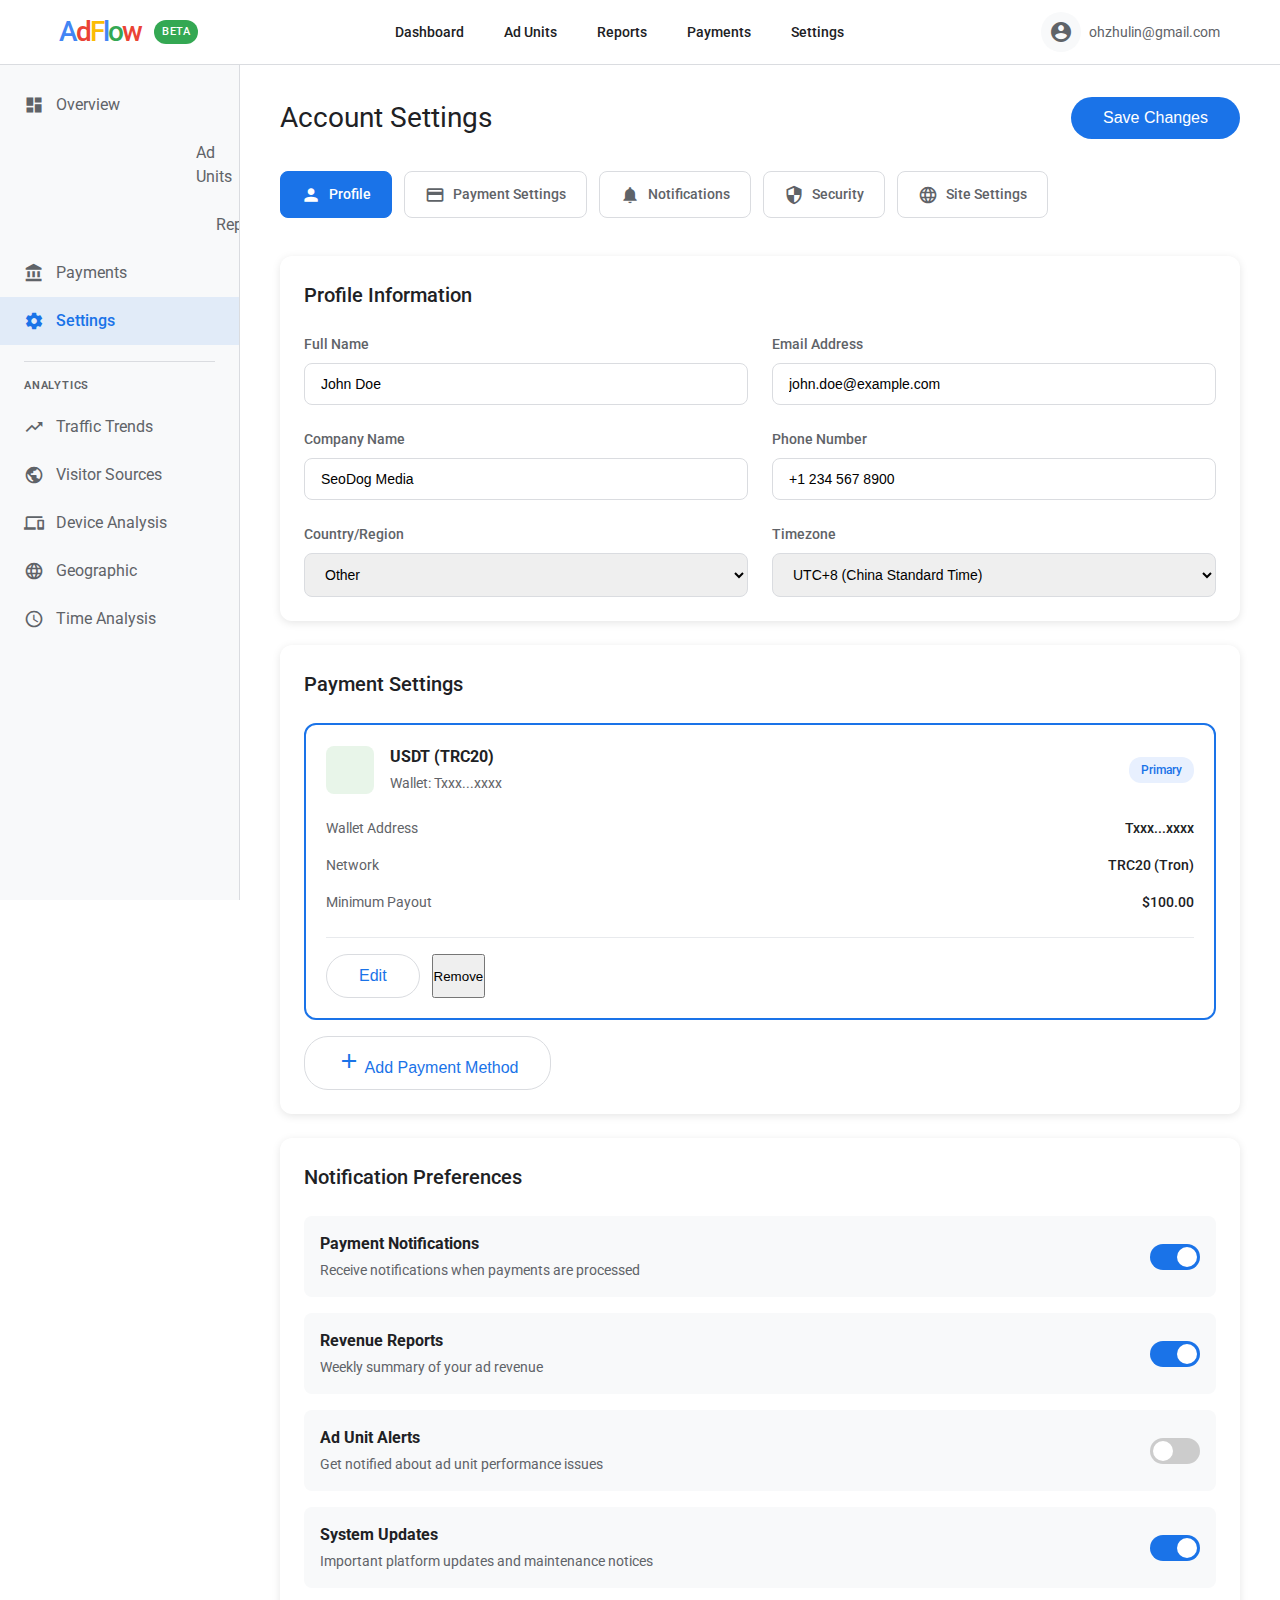
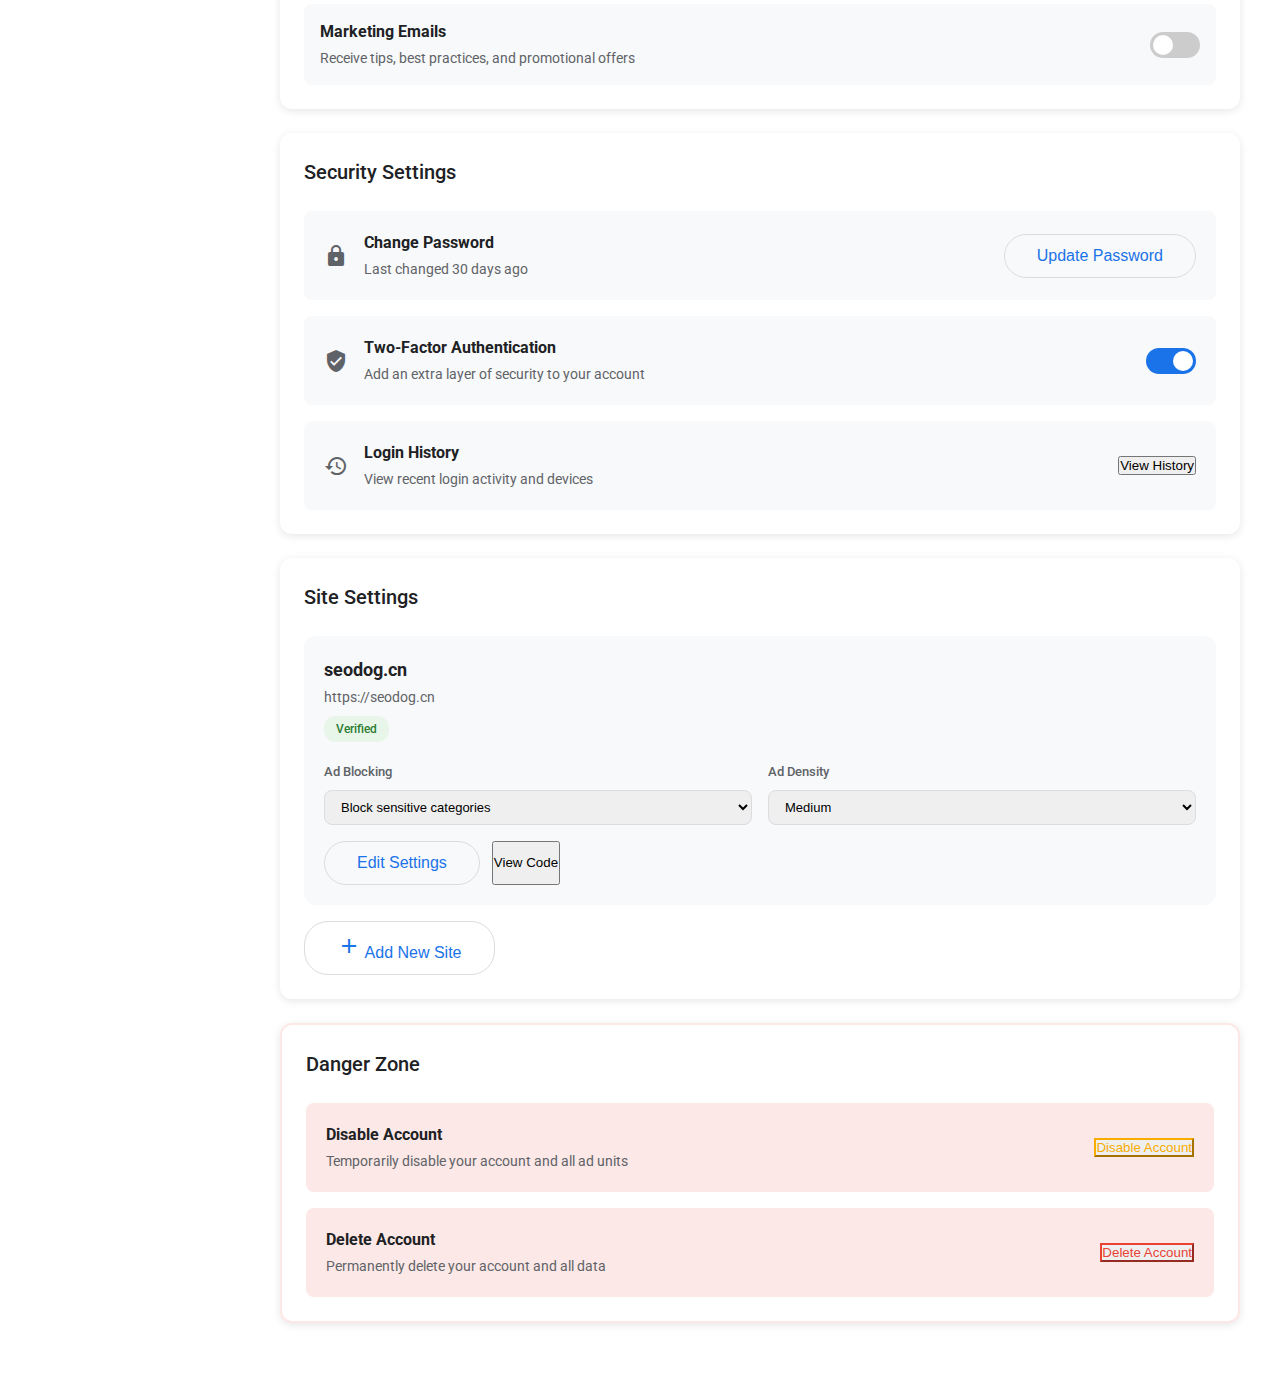
<file: settings.html>
<!DOCTYPE html>
<html lang="en">
<head>
    <meta charset="UTF-8">
    <meta name="viewport" content="width=device-width, initial-scale=1.0">
    <title>Settings - AdFlow</title>
    <link rel="stylesheet" href="styles.css">
    <link rel="stylesheet" href="dashboard.css">
    <link href="https://fonts.googleapis.com/css2?family=Roboto:wght@300;400;500;700&display=swap" rel="stylesheet">
    <link href="https://fonts.googleapis.com/icon?family=Material+Icons" rel="stylesheet">
    <link rel="shortcut icon" href="data:image/svg+xml,<svg xmlns='http://www.w3.org/2000/svg' viewBox='0 0 24 24'><text y='20' font-size='20'>🎯</text></svg>">
</head>
<body>
    <!-- Navigation -->
    <nav class="navbar">
        <div class="nav-container">
            <div class="nav-logo">
                <div class="logo-container">
                    <div class="logo-text">
                        <span class="logo-a">A</span>
                        <span class="logo-d">d</span>
                        <span class="logo-f">F</span>
                        <span class="logo-l">l</span>
                        <span class="logo-o">o</span>
                        <span class="logo-w">w</span>
                    </div>
                </div>
                <div class="logo-badge">BETA</div>
            </div>
            <ul class="nav-menu">
                <li><a href="dashboard.html">Dashboard</a></li>
                <li><a href="ads.html">Ad Units</a></li>
                <li><a href="reports.html">Reports</a></li>
                <li><a href="payments.html">Payments</a></li>
                <li><a href="settings.html" class="active">Settings</a></li>
            </ul>
            <div class="nav-user">
                <div class="user-menu">
                    <button class="user-avatar">
                        <span class="material-icons">account_circle</span>
                    </button>
                    <span class="user-email">ohzhulin@gmail.com</span>
                    <div class="user-dropdown">
                        <a href="#"><span class="material-icons">person</span> Profile</a>
                        <a href="#"><span class="material-icons">settings</span> Account Settings</a>
                        <a href="#"><span class="material-icons">help</span> Help Center</a>
                        <hr>
                        <a href="#"><span class="material-icons">logout</span> Sign Out</a>
                    </div>
                </div>
            </div>
        </div>
    </nav>

    <!-- Main Content Area -->
    <div class="dashboard-layout">
        <!-- Sidebar -->
        <aside class="sidebar">
            <nav class="sidebar-nav">
                <a href="dashboard.html" class="sidebar-item">
                    <span class="material-icons">dashboard</span>
                    <span>Overview</span>
                </a>
                <a href="ads.html" class="sidebar-item">
                    <span class="material-icons">category</span>
                    <span>Ad Units</span>
                </a>
                <a href="reports.html" class="sidebar-item">
                    <span class="material-icons">bar_chart</span>
                    <span>Reports</span>
                </a>
                <a href="payments.html" class="sidebar-item">
                    <span class="material-icons">account_balance</span>
                    <span>Payments</span>
                </a>
                <a href="settings.html" class="sidebar-item active">
                    <span class="material-icons">settings</span>
                    <span>Settings</span>
                </a>
                <div class="sidebar-divider"></div>
                <div class="sidebar-section-title">Analytics</div>
                <a href="analytics.html" class="sidebar-item">
                    <span class="material-icons">trending_up</span>
                    <span>Traffic Trends</span>
                </a>
                <a href="visitors.html" class="sidebar-item">
                    <span class="material-icons">public</span>
                    <span>Visitor Sources</span>
                </a>
                <a href="devices.html" class="sidebar-item">
                    <span class="material-icons">devices</span>
                    <span>Device Analysis</span>
                </a>
                <a href="geographic.html" class="sidebar-item">
                    <span class="material-icons">language</span>
                    <span>Geographic</span>
                </a>
                <a href="timeanalysis.html" class="sidebar-item">
                    <span class="material-icons">schedule</span>
                    <span>Time Analysis</span>
                </a>
            </nav>
        </aside>

        <!-- Main Content -->
        <main class="main-content">
            <!-- Page Header -->
            <header class="page-header">
                <h1>Account Settings</h1>
                <button class="btn-primary">Save Changes</button>
            </header>

            <!-- Settings Navigation -->
            <div class="settings-nav">
                <a href="#profile" class="settings-tab active">
                    <span class="material-icons">person</span>
                    Profile
                </a>
                <a href="#payment" class="settings-tab">
                    <span class="material-icons">payment</span>
                    Payment Settings
                </a>
                <a href="#notifications" class="settings-tab">
                    <span class="material-icons">notifications</span>
                    Notifications
                </a>
                <a href="#security" class="settings-tab">
                    <span class="material-icons">security</span>
                    Security
                </a>
                <a href="#sites" class="settings-tab">
                    <span class="material-icons">language</span>
                    Site Settings
                </a>
            </div>

            <!-- Profile Section -->
            <div class="settings-section">
                <h2>Profile Information</h2>
                <div class="settings-form">
                    <div class="form-group">
                        <label>Full Name</label>
                        <input type="text" class="form-input" value="John Doe" placeholder="Enter your full name">
                    </div>
                    <div class="form-group">
                        <label>Email Address</label>
                        <input type="email" class="form-input" value="john.doe@example.com" placeholder="Enter your email">
                    </div>
                    <div class="form-group">
                        <label>Company Name</label>
                        <input type="text" class="form-input" value="SeoDog Media" placeholder="Enter company name">
                    </div>
                    <div class="form-group">
                        <label>Phone Number</label>
                        <input type="tel" class="form-input" value="+1 234 567 8900" placeholder="Enter phone number">
                    </div>
                    <div class="form-group">
                        <label>Country/Region</label>
                        <select class="form-input">
                            <option>United States</option>
                            <option>China</option>
                            <option>United Kingdom</option>
                            <option selected>Other</option>
                        </select>
                    </div>
                    <div class="form-group">
                        <label>Timezone</label>
                        <select class="form-input">
                            <option>UTC-8 (Pacific Time)</option>
                            <option>UTC-5 (Eastern Time)</option>
                            <option selected>UTC+8 (China Standard Time)</option>
                            <option>UTC+0 (GMT)</option>
                        </select>
                    </div>
                </div>
            </div>

            <!-- Payment Settings Section -->
            <div class="settings-section">
                <h2>Payment Settings</h2>
                <div class="payment-methods">
                    <div class="payment-method-card active">
                        <div class="payment-method-header">
                            <div class="payment-icon">
                                <span class="material-icons">currency_bitcoin</span>
                            </div>
                            <div class="payment-info">
                                <h3>USDT (TRC20)</h3>
                                <p>Wallet: Txxx...xxxx</p>
                            </div>
                            <span class="payment-badge">Primary</span>
                        </div>
                        <div class="payment-details">
                            <div class="detail-row">
                                <span class="detail-label">Wallet Address</span>
                                <span class="detail-value">Txxx...xxxx</span>
                            </div>
                            <div class="detail-row">
                                <span class="detail-label">Network</span>
                                <span class="detail-value">TRC20 (Tron)</span>
                            </div>
                            <div class="detail-row">
                                <span class="detail-label">Minimum Payout</span>
                                <span class="detail-value">$100.00</span>
                            </div>
                        </div>
                        <div class="payment-actions">
                            <button class="btn-secondary">Edit</button>
                            <button class="btn-outline">Remove</button>
                        </div>
                    </div>
                </div>
                <button class="btn-secondary">
                    <span class="material-icons">add</span>
                    Add Payment Method
                </button>
            </div>

            <!-- Notification Settings -->
            <div class="settings-section">
                <h2>Notification Preferences</h2>
                <div class="notification-list">
                    <div class="notification-item">
                        <div class="notification-info">
                            <h3>Payment Notifications</h3>
                            <p>Receive notifications when payments are processed</p>
                        </div>
                        <label class="switch">
                            <input type="checkbox" checked>
                            <span class="slider"></span>
                        </label>
                    </div>
                    <div class="notification-item">
                        <div class="notification-info">
                            <h3>Revenue Reports</h3>
                            <p>Weekly summary of your ad revenue</p>
                        </div>
                        <label class="switch">
                            <input type="checkbox" checked>
                            <span class="slider"></span>
                        </label>
                    </div>
                    <div class="notification-item">
                        <div class="notification-info">
                            <h3>Ad Unit Alerts</h3>
                            <p>Get notified about ad unit performance issues</p>
                        </div>
                        <label class="switch">
                            <input type="checkbox">
                            <span class="slider"></span>
                        </label>
                    </div>
                    <div class="notification-item">
                        <div class="notification-info">
                            <h3>System Updates</h3>
                            <p>Important platform updates and maintenance notices</p>
                        </div>
                        <label class="switch">
                            <input type="checkbox" checked>
                            <span class="slider"></span>
                        </label>
                    </div>
                    <div class="notification-item">
                        <div class="notification-info">
                            <h3>Marketing Emails</h3>
                            <p>Receive tips, best practices, and promotional offers</p>
                        </div>
                        <label class="switch">
                            <input type="checkbox">
                            <span class="slider"></span>
                        </label>
                    </div>
                </div>
            </div>

            <!-- Security Settings -->
            <div class="settings-section">
                <h2>Security Settings</h2>
                <div class="security-options">
                    <div class="security-item">
                        <div class="security-info">
                            <span class="material-icons">lock</span>
                            <div>
                                <h3>Change Password</h3>
                                <p>Last changed 30 days ago</p>
                            </div>
                        </div>
                        <button class="btn-secondary">Update Password</button>
                    </div>
                    <div class="security-item">
                        <div class="security-info">
                            <span class="material-icons">verified_user</span>
                            <div>
                                <h3>Two-Factor Authentication</h3>
                                <p>Add an extra layer of security to your account</p>
                            </div>
                        </div>
                        <label class="switch">
                            <input type="checkbox" checked>
                            <span class="slider"></span>
                        </label>
                    </div>
                    <div class="security-item">
                        <div class="security-info">
                            <span class="material-icons">history</span>
                            <div>
                                <h3>Login History</h3>
                                <p>View recent login activity and devices</p>
                            </div>
                        </div>
                        <button class="btn-outline">View History</button>
                    </div>
                </div>
            </div>

            <!-- Site Settings -->
            <div class="settings-section">
                <h2>Site Settings</h2>
                <div class="site-list">
                    <div class="site-settings-card">
                        <div class="site-header">
                            <div class="site-info">
                                <h3>seodog.cn</h3>
                                <p>https://seodog.cn</p>
                                <span class="status-badge verified">Verified</span>
                            </div>
                        </div>
                        <div class="site-settings">
                            <div class="setting-item">
                                <label>Ad Blocking</label>
                                <select class="form-input small">
                                    <option>Allow all ads</option>
                                    <option selected>Block sensitive categories</option>
                                    <option>Custom blocking</option>
                                </select>
                            </div>
                            <div class="setting-item">
                                <label>Ad Density</label>
                                <select class="form-input small">
                                    <option>Low</option>
                                    <option selected>Medium</option>
                                    <option>High</option>
                                </select>
                            </div>
                        </div>
                        <div class="site-actions">
                            <button class="btn-secondary">Edit Settings</button>
                            <button class="btn-outline">View Code</button>
                        </div>
                    </div>
                </div>
                <button class="btn-secondary">
                    <span class="material-icons">add</span>
                    Add New Site
                </button>
            </div>

            <!-- Danger Zone -->
            <div class="settings-section danger-zone">
                <h2>Danger Zone</h2>
                <div class="danger-actions">
                    <div class="danger-item">
                        <div class="danger-info">
                            <h3>Disable Account</h3>
                            <p>Temporarily disable your account and all ad units</p>
                        </div>
                        <button class="btn-outline warning">Disable Account</button>
                    </div>
                    <div class="danger-item">
                        <div class="danger-info">
                            <h3>Delete Account</h3>
                            <p>Permanently delete your account and all data</p>
                        </div>
                        <button class="btn-outline danger">Delete Account</button>
                    </div>
                </div>
            </div>
        </main>
    </div>

    <style>
        .settings-nav {
            display: flex;
            gap: 12px;
            margin-bottom: 30px;
            overflow-x: auto;
            padding-bottom: 8px;
        }
        .settings-tab {
            display: flex;
            align-items: center;
            gap: 8px;
            padding: 12px 20px;
            background: white;
            border: 1px solid #dadce0;
            border-radius: 8px;
            text-decoration: none;
            color: #5f6368;
            font-size: 14px;
            font-weight: 500;
            white-space: nowrap;
            transition: all 0.2s;
        }
        .settings-tab:hover {
            background: #f1f3f4;
        }
        .settings-tab.active {
            background: #1a73e8;
            color: white;
            border-color: #1a73e8;
        }
        .settings-tab .material-icons {
            font-size: 20px;
        }
        .settings-section {
            background: white;
            border-radius: 12px;
            padding: 24px;
            box-shadow: 0 2px 8px rgba(0,0,0,0.1);
            margin-bottom: 24px;
        }
        .settings-section h2 {
            font-size: 20px;
            font-weight: 500;
            margin-bottom: 24px;
            color: #202124;
        }
        .settings-form {
            display: grid;
            grid-template-columns: repeat(2, 1fr);
            gap: 24px;
        }
        .form-group {
            display: flex;
            flex-direction: column;
            gap: 8px;
        }
        .form-group label {
            font-size: 14px;
            font-weight: 500;
            color: #5f6368;
        }
        .form-input {
            padding: 12px 16px;
            border: 1px solid #dadce0;
            border-radius: 8px;
            font-size: 14px;
            transition: border-color 0.2s;
        }
        .form-input:focus {
            outline: none;
            border-color: #1a73e8;
        }
        .form-input.small {
            padding: 8px 12px;
            font-size: 13px;
        }
        .payment-method-card {
            background: #f8f9fa;
            border-radius: 12px;
            padding: 20px;
            margin-bottom: 16px;
        }
        .payment-method-card.active {
            border: 2px solid #1a73e8;
            background: white;
        }
        .payment-method-header {
            display: flex;
            align-items: center;
            gap: 16px;
            margin-bottom: 16px;
        }
        .payment-icon {
            width: 48px;
            height: 48px;
            background: #e8f5e9;
            border-radius: 8px;
            display: flex;
            align-items: center;
            justify-content: center;
        }
        .payment-icon .material-icons {
            font-size: 24px;
            color: #34a853;
        }
        .payment-info h3 {
            font-size: 16px;
            margin-bottom: 4px;
        }
        .payment-info p {
            font-size: 14px;
            color: #5f6368;
        }
        .payment-badge {
            margin-left: auto;
            padding: 4px 12px;
            background: #e8f0fe;
            color: #1a73e8;
            border-radius: 12px;
            font-size: 12px;
            font-weight: 500;
        }
        .payment-details {
            margin-bottom: 16px;
            padding-bottom: 16px;
            border-bottom: 1px solid #e8eaed;
        }
        .detail-row {
            display: flex;
            justify-content: space-between;
            padding: 8px 0;
        }
        .detail-label {
            font-size: 14px;
            color: #5f6368;
        }
        .detail-value {
            font-size: 14px;
            font-weight: 500;
        }
        .payment-actions {
            display: flex;
            gap: 12px;
        }
        .notification-list {
            display: flex;
            flex-direction: column;
            gap: 16px;
        }
        .notification-item {
            display: flex;
            justify-content: space-between;
            align-items: center;
            padding: 16px;
            background: #f8f9fa;
            border-radius: 8px;
        }
        .notification-info h3 {
            font-size: 16px;
            margin-bottom: 4px;
        }
        .notification-info p {
            font-size: 14px;
            color: #5f6368;
        }
        .switch {
            position: relative;
            display: inline-block;
            width: 50px;
            height: 26px;
        }
        .switch input {
            opacity: 0;
            width: 0;
            height: 0;
        }
        .slider {
            position: absolute;
            cursor: pointer;
            top: 0;
            left: 0;
            right: 0;
            bottom: 0;
            background-color: #ccc;
            transition: .4s;
            border-radius: 26px;
        }
        .slider:before {
            position: absolute;
            content: "";
            height: 20px;
            width: 20px;
            left: 3px;
            bottom: 3px;
            background-color: white;
            transition: .4s;
            border-radius: 50%;
        }
        input:checked + .slider {
            background-color: #1a73e8;
        }
        input:checked + .slider:before {
            transform: translateX(24px);
        }
        .security-options {
            display: flex;
            flex-direction: column;
            gap: 16px;
        }
        .security-item {
            display: flex;
            justify-content: space-between;
            align-items: center;
            padding: 20px;
            background: #f8f9fa;
            border-radius: 8px;
        }
        .security-info {
            display: flex;
            align-items: center;
            gap: 16px;
        }
        .security-info .material-icons {
            font-size: 24px;
            color: #5f6368;
        }
        .security-info h3 {
            font-size: 16px;
            margin-bottom: 4px;
        }
        .security-info p {
            font-size: 14px;
            color: #5f6368;
        }
        .site-settings-card {
            background: #f8f9fa;
            border-radius: 12px;
            padding: 20px;
            margin-bottom: 16px;
        }
        .site-header {
            margin-bottom: 20px;
        }
        .site-info h3 {
            font-size: 18px;
            margin-bottom: 4px;
        }
        .site-info p {
            font-size: 14px;
            color: #5f6368;
            margin-bottom: 8px;
        }
        .status-badge {
            display: inline-block;
            padding: 4px 12px;
            border-radius: 12px;
            font-size: 12px;
            font-weight: 500;
        }
        .status-badge.verified {
            background: #e8f5e9;
            color: #2e7d32;
        }
        .site-settings {
            display: grid;
            grid-template-columns: repeat(2, 1fr);
            gap: 16px;
            margin-bottom: 16px;
        }
        .setting-item {
            display: flex;
            flex-direction: column;
            gap: 8px;
        }
        .setting-item label {
            font-size: 13px;
            color: #5f6368;
            font-weight: 500;
        }
        .site-actions {
            display: flex;
            gap: 12px;
        }
        .danger-zone {
            border: 2px solid #fce8e6;
        }
        .danger-actions {
            display: flex;
            flex-direction: column;
            gap: 16px;
        }
        .danger-item {
            display: flex;
            justify-content: space-between;
            align-items: center;
            padding: 20px;
            background: #fce8e6;
            border-radius: 8px;
        }
        .danger-info h3 {
            font-size: 16px;
            margin-bottom: 4px;
        }
        .danger-info p {
            font-size: 14px;
            color: #5f6368;
        }
        .btn-outline.warning {
            border-color: #f9ab00;
            color: #f9ab00;
        }
        .btn-outline.warning:hover {
            background: #fef7e0;
        }
        .btn-outline.danger {
            border-color: #ea4335;
            color: #ea4335;
        }
        .btn-outline.danger:hover {
            background: #fce8e6;
        }
    </style>

    <script src="script.js"></script>
</body>
</html>
</file>
<file: styles.css>
/* 全局变量 */
:root {
    --primary-color: #1a73e8;
    --primary-hover: #1765cc;
    --secondary-color: #5f6368;
    --text-color: #202124;
    --text-secondary: #5f6368;
    --bg-color: #ffffff;
    --bg-gray: #f8f9fa;
    --border-color: #dadce0;
    --success-color: #34a853;
    --warning-color: #fbbc05;
    --error-color: #ea4335;
    --shadow-sm: 0 1px 2px 0 rgba(60,64,67,0.3), 0 1px 3px 1px rgba(60,64,67,0.15);
    --shadow-md: 0 1px 3px 0 rgba(60,64,67,0.3), 0 4px 8px 3px rgba(60,64,67,0.15);
    --shadow-lg: 0 2px 8px 0 rgba(60,64,67,0.3), 0 5px 15px 3px rgba(60,64,67,0.15);
}

/* 重置和基础样式 */
* {
    margin: 0;
    padding: 0;
    box-sizing: border-box;
}

body {
    font-family: 'Roboto', -apple-system, BlinkMacSystemFont, 'Segoe UI', sans-serif;
    line-height: 1.5;
    color: var(--text-color);
    background-color: var(--bg-color);
}

.container {
    max-width: 1200px;
    margin: 0 auto;
    padding: 0 20px;
}

/* 导航栏 */
.navbar {
    background-color: var(--bg-color);
    border-bottom: 1px solid var(--border-color);
    position: sticky;
    top: 0;
    z-index: 1000;
}

/* Logo 样式 */
.nav-logo {
    display: flex;
    align-items: center;
    gap: 12px;
}

.logo-container {
    display: flex;
    align-items: center;
}

.logo-text {
    display: inline-flex;
    align-items: center;
}

.logo-text span {
    font-family: 'Roboto', sans-serif;
    font-size: 28px;
    font-weight: 500;
    margin: 0 -1px;
}

.logo-a {
    color: #4285f4;
}

.logo-d {
    color: #ea4335;
}

.logo-f {
    color: #fbbc05;
}

.logo-l {
    color: #4285f4;
}

.logo-o {
    color: #34a853;
}

.logo-w {
    color: #ea4335;
}

.logo-badge {
    background-color: #34a853;
    color: white;
    padding: 4px 8px;
    border-radius: 12px;
    font-size: 11px;
    font-weight: 500;
    letter-spacing: 0.5px;
}

.nav-container {
    max-width: 1200px;
    margin: 0 auto;
    padding: 0 20px;
    display: flex;
    align-items: center;
    justify-content: space-between;
    height: 64px;
}

.nav-logo h2 {
    color: var(--primary-color);
    font-size: 24px;
    font-weight: 500;
}

.nav-menu {
    display: flex;
    list-style: none;
    gap: 40px;
}

.nav-menu a {
    text-decoration: none;
    color: var(--text-color);
    font-size: 14px;
    font-weight: 500;
    transition: color 0.3s;
}

.nav-menu a:hover {
    color: var(--primary-color);
}

.btn-signin {
    background-color: var(--primary-color);
    color: white;
    border: none;
    padding: 8px 24px;
    border-radius: 20px;
    font-size: 14px;
    font-weight: 500;
    cursor: pointer;
    transition: background-color 0.3s;
}

.btn-signin:hover {
    background-color: var(--primary-hover);
}

/* Hero 区域 */
.hero {
    padding: 80px 20px;
    background-color: var(--bg-color);
}

.hero-container {
    max-width: 1200px;
    margin: 0 auto;
    display: flex;
    align-items: center;
    gap: 60px;
}

.hero-content {
    flex: 1;
}

.hero-content h1 {
    font-size: 48px;
    font-weight: 300;
    line-height: 1.2;
    margin-bottom: 24px;
    color: var(--text-color);
}

.hero-content p {
    font-size: 18px;
    color: var(--text-secondary);
    margin-bottom: 32px;
    max-width: 500px;
}

.hero-buttons {
    display: flex;
    gap: 16px;
}

.btn-primary {
    background-color: var(--primary-color);
    color: white;
    border: none;
    padding: 12px 32px;
    border-radius: 24px;
    font-size: 16px;
    font-weight: 500;
    cursor: pointer;
    transition: background-color 0.3s;
}

.btn-primary:hover {
    background-color: var(--primary-hover);
}

.btn-secondary {
    background-color: transparent;
    color: var(--primary-color);
    border: 1px solid var(--border-color);
    padding: 12px 32px;
    border-radius: 24px;
    font-size: 16px;
    font-weight: 500;
    cursor: pointer;
    transition: all 0.3s;
}

.btn-secondary:hover {
    background-color: var(--bg-gray);
}

.hero-image {
    flex: 1;
}

.dashboard-preview {
    background-color: var(--bg-gray);
    border-radius: 12px;
    padding: 40px;
    box-shadow: var(--shadow-md);
    position: relative;
}

.preview-card {
    background-color: white;
    border-radius: 8px;
    padding: 24px;
    box-shadow: var(--shadow-sm);
    margin-bottom: 20px;
}

.preview-mini-cards {
    display: grid;
    grid-template-columns: 1fr 1fr;
    gap: 12px;
}

.mini-card {
    background-color: white;
    border-radius: 8px;
    padding: 16px;
    display: flex;
    align-items: center;
    gap: 12px;
    box-shadow: var(--shadow-sm);
}

.mini-card .material-icons {
    color: var(--primary-color);
    font-size: 24px;
}

.mini-data {
    display: flex;
    flex-direction: column;
}

.mini-label {
    font-size: 12px;
    color: var(--text-secondary);
}

.mini-value {
    font-size: 16px;
    font-weight: 500;
    color: var(--text-color);
}

.preview-header {
    display: flex;
    justify-content: space-between;
    align-items: center;
    color: var(--text-secondary);
    font-size: 14px;
}

.preview-amount {
    font-size: 36px;
    font-weight: 500;
    margin: 16px 0;
}

.preview-change {
    color: var(--success-color);
    font-size: 14px;
    font-weight: 500;
}

/* 三步流程 */
.process {
    padding: 80px 20px;
    background-color: var(--bg-gray);
}

.process-container {
    max-width: 1200px;
    margin: 0 auto;
    text-align: center;
}

.process h2 {
    font-size: 36px;
    font-weight: 300;
    margin-bottom: 60px;
}

.process-steps {
    display: flex;
    justify-content: space-between;
    gap: 40px;
}

.step {
    flex: 1;
    text-align: center;
}

.step-icon {
    width: 80px;
    height: 80px;
    background-color: var(--primary-color);
    color: white;
    border-radius: 50%;
    display: flex;
    align-items: center;
    justify-content: center;
    margin: 0 auto 24px;
}

.step-icon .material-icons {
    font-size: 36px;
}

.step h3 {
    font-size: 24px;
    font-weight: 400;
    margin-bottom: 16px;
}

.step p {
    color: var(--text-secondary);
    font-size: 16px;
}

/* Google 产品集成 */
.google-integration {
    padding: 80px 20px;
    background-color: #f8f9fa;
}

.integration-container {
    max-width: 1200px;
    margin: 0 auto;
    text-align: center;
}

.integration-container h2 {
    font-size: 36px;
    font-weight: 300;
    margin-bottom: 16px;
    color: var(--text-color);
}

.integration-desc {
    font-size: 18px;
    color: var(--text-secondary);
    margin-bottom: 40px;
}

/* Google Ads Logo */
.google-ads-logo {
    text-align: center;
    margin-bottom: 60px;
    padding: 40px;
    background-color: white;
    border-radius: 16px;
    box-shadow: var(--shadow-sm);
}

.logo-ads {
    display: inline-flex;
    align-items: center;
    margin-bottom: 16px;
}

.logo-ads .letter {
    font-family: 'Roboto', sans-serif;
    font-size: 48px;
    font-weight: 500;
    margin: 0 -2px;
}

.logo-ads .g {
    color: #4285f4;
}

.logo-ads .o1 {
    color: #ea4335;
}

.logo-ads .o2 {
    color: #fbbc05;
}

.logo-ads .g2 {
    color: #4285f4;
}

.logo-ads .l {
    color: #34a853;
}

.logo-ads .e {
    color: #ea4335;
}

.separator {
    font-size: 24px;
    font-weight: 500;
    color: #5f6368;
    margin-left: 16px;
}

.logo-desc {
    font-size: 16px;
    color: var(--text-secondary);
    margin-top: 16px;
}

.integration-grid {
    display: grid;
    grid-template-columns: repeat(auto-fit, minmax(240px, 1fr));
    gap: 32px;
}

.integration-card {
    background-color: white;
    border-radius: 16px;
    padding: 32px 24px;
    text-align: center;
    transition: transform 0.3s, box-shadow 0.3s;
    box-shadow: var(--shadow-sm);
}

.integration-card:hover {
    transform: translateY(-4px);
    box-shadow: var(--shadow-lg);
}

.integration-icon {
    width: 64px;
    height: 64px;
    border-radius: 50%;
    display: flex;
    align-items: center;
    justify-content: center;
    margin: 0 auto 24px;
}

.integration-icon .material-icons {
    font-size: 32px;
    color: white;
}

.google-blue {
    background: linear-gradient(135deg, #4285f4, #1a73e8);
}

.google-red {
    background: linear-gradient(135deg, #ea4335, #d33b2c);
}

.google-yellow {
    background: linear-gradient(135deg, #fbbc05, #f9ab00);
}

.google-green {
    background: linear-gradient(135deg, #34a853, #2e7d32);
}

.integration-card h3 {
    font-size: 20px;
    font-weight: 500;
    margin-bottom: 12px;
    color: var(--text-color);
}

.integration-card p {
    font-size: 14px;
    color: var(--text-secondary);
    line-height: 1.6;
}

/* 功能特点 */
.features {
    padding: 80px 20px;
    background-color: white;
}

.features-container {
    max-width: 1200px;
    margin: 0 auto;
}

.features h2 {
    font-size: 36px;
    font-weight: 300;
    text-align: center;
    margin-bottom: 60px;
}

.feature-grid {
    display: grid;
    grid-template-columns: repeat(auto-fit, minmax(250px, 1fr));
    gap: 40px;
}

.feature-card {
    text-align: center;
    padding: 40px 20px;
    border-radius: 8px;
    transition: transform 0.3s, box-shadow 0.3s;
}

.feature-card:hover {
    transform: translateY(-4px);
    box-shadow: var(--shadow-md);
}

.feature-card .material-icons {
    font-size: 48px;
    color: var(--primary-color);
    margin-bottom: 24px;
}

.feature-card h3 {
    font-size: 20px;
    font-weight: 500;
    margin-bottom: 16px;
}

.feature-card p {
    color: var(--text-secondary);
    line-height: 1.6;
}

/* Google 信息部分 */
.google-info {
    padding: 80px 20px;
    background-color: #f8f9fa;
    border-top: 1px solid var(--border-color);
}

.google-info-container {
    max-width: 1200px;
    margin: 0 auto;
    text-align: center;
}

.google-info-container h2 {
    font-size: 36px;
    font-weight: 300;
    margin-bottom: 16px;
    color: var(--text-color);
}

.google-info-container > p {
    font-size: 18px;
    color: var(--text-secondary);
    margin-bottom: 40px;
}

.google-certification {
    display: flex;
    justify-content: center;
    gap: 40px;
    flex-wrap: wrap;
}

.cert-badge {
    background-color: white;
    padding: 20px 30px;
    border-radius: 12px;
    display: flex;
    align-items: center;
    gap: 12px;
    box-shadow: var(--shadow-sm);
    transition: transform 0.3s;
}

.cert-badge:hover {
    transform: translateY(-2px);
    box-shadow: var(--shadow-md);
}

.cert-badge .material-icons {
    font-size: 28px;
    color: var(--primary-color);
}

.cert-badge span {
    font-size: 16px;
    font-weight: 500;
    color: var(--text-color);
}

/* 收益计算器 */
.calculator {
    padding: 80px 20px;
    background-color: var(--bg-gray);
}

.calculator-container {
    max-width: 800px;
    margin: 0 auto;
}

.calculator h2 {
    font-size: 36px;
    font-weight: 300;
    text-align: center;
    margin-bottom: 60px;
}

.calculator-box {
    background-color: white;
    border-radius: 12px;
    padding: 40px;
    box-shadow: var(--shadow-md);
    display: grid;
    grid-template-columns: 1fr 1fr;
    gap: 40px;
    align-items: end;
}

.calculator-input {
    display: flex;
    flex-direction: column;
}

.calculator-input label {
    font-size: 14px;
    color: var(--text-secondary);
    margin-bottom: 8px;
}

.calculator-input input {
    padding: 12px 16px;
    border: 1px solid var(--border-color);
    border-radius: 8px;
    font-size: 16px;
    transition: border-color 0.3s;
}

.calculator-input input:focus {
    outline: none;
    border-color: var(--primary-color);
}

.calculator-result {
    text-align: center;
}

.calculator-result p {
    font-size: 14px;
    color: var(--text-secondary);
    margin-bottom: 8px;
}

.calculator-result h3 {
    font-size: 32px;
    color: var(--primary-color);
    font-weight: 500;
}

/* 页脚 */
.footer {
    background-color: var(--text-color);
    color: white;
    padding: 60px 20px 20px;
}

.footer-container {
    max-width: 1200px;
    margin: 0 auto;
    display: grid;
    grid-template-columns: repeat(auto-fit, minmax(250px, 1fr));
    gap: 40px;
    margin-bottom: 40px;
}

.footer-section h4 {
    font-size: 16px;
    font-weight: 500;
    margin-bottom: 20px;
}

.footer-section ul {
    list-style: none;
}

.footer-section ul li {
    margin-bottom: 12px;
}

.footer-section ul li a {
    color: rgba(255, 255, 255, 0.7);
    text-decoration: none;
    font-size: 14px;
    transition: color 0.3s;
}

.footer-section ul li a:hover {
    color: white;
}

.social-links {
    display: flex;
    gap: 16px;
}

.social-links a {
    color: white;
    font-size: 24px;
    transition: opacity 0.3s;
}

.social-links a:hover {
    opacity: 0.8;
}

.footer-bottom {
    max-width: 1200px;
    margin: 0 auto;
    padding-top: 20px;
    border-top: 1px solid rgba(255, 255, 255, 0.1);
    display: flex;
    flex-direction: column;
    align-items: center;
    gap: 20px;
}

.footer-bottom ul {
    display: flex;
    gap: 24px;
    list-style: none;
}

.google-partnership {
    display: flex;
    align-items: center;
    justify-content: center;
    gap: 12px;
    margin-top: 20px;
    padding-top: 20px;
    border-top: 1px solid rgba(255, 255, 255, 0.1);
    width: 100%;
}

.google-partnership > span {
    color: rgba(255, 255, 255, 0.7);
    font-size: 14px;
}

.google-mini-logo {
    display: flex;
    align-items: center;
    gap: 4px;
}

.g-letter {
    width: 24px;
    height: 24px;
    background-color: #4285f4;
    color: white;
    border-radius: 4px;
    display: flex;
    align-items: center;
    justify-content: center;
    font-weight: 500;
    font-size: 14px;
}

.google-text {
    color: #fbbc05;
    font-weight: 500;
    font-size: 14px;
}

.partnership-text {
    color: rgba(255, 255, 255, 0.7);
    font-size: 12px;
    font-style: italic;
}

.footer-bottom ul li a {
    color: rgba(255, 255, 255, 0.7);
    text-decoration: none;
    font-size: 14px;
}

/* 响应式设计 */
@media (max-width: 768px) {
    .nav-menu {
        display: none;
    }

    .hero-container {
        flex-direction: column;
        text-align: center;
    }

    .hero-content h1 {
        font-size: 36px;
    }

    .hero-buttons {
        justify-content: center;
    }

    .process-steps {
        flex-direction: column;
        gap: 40px;
    }

    .calculator-box {
        grid-template-columns: 1fr;
        gap: 24px;
    }

    .footer-bottom {
        flex-direction: column;
        gap: 16px;
        text-align: center;
    }

    .footer-bottom ul {
        flex-direction: column;
        gap: 12px;
    }
}

@media (max-width: 480px) {
    .hero {
        padding: 60px 20px;
    }

    .hero-content h1 {
        font-size: 28px;
    }

    .process {
        padding: 60px 20px;
    }

    .features {
        padding: 60px 20px;
    }

    .calculator {
        padding: 60px 20px;
    }
}
</file>
<file: about.css>
/* 关于页面样式 */
.about-page {
    padding-top: 0;
}

/* Hero 区域 */
.about-hero {
    background: linear-gradient(135deg, #667eea 0%, #764ba2 100%);
    color: white;
    padding: 120px 20px;
    text-align: center;
}

.about-container {
    max-width: 1200px;
    margin: 0 auto;
}

.about-hero h1 {
    font-size: 48px;
    font-weight: 300;
    margin-bottom: 24px;
}

.hero-desc {
    font-size: 20px;
    margin-bottom: 60px;
    max-width: 800px;
    margin-left: auto;
    margin-right: auto;
    opacity: 0.9;
}

.about-stats {
    display: flex;
    justify-content: center;
    gap: 80px;
    flex-wrap: wrap;
}

.stat {
    text-align: center;
}

.stat-number {
    display: block;
    font-size: 48px;
    font-weight: 700;
    margin-bottom: 8px;
}

.stat-label {
    font-size: 16px;
    opacity: 0.8;
}

/* 使命愿景 */
.mission {
    padding: 100px 20px;
    background-color: white;
}

.mission-container {
    max-width: 1200px;
    margin: 0 auto;
    display: flex;
    align-items: center;
    gap: 60px;
}

.mission-content {
    flex: 1;
}

.mission-content h2 {
    font-size: 36px;
    font-weight: 300;
    margin-bottom: 24px;
    color: var(--text-color);
}

.mission-content p {
    font-size: 18px;
    line-height: 1.8;
    color: var(--text-secondary);
}

.mission-image {
    flex: 1;
    display: flex;
    justify-content: center;
}

.mission-icon {
    width: 200px;
    height: 200px;
    background: linear-gradient(135deg, #667eea, #764ba2);
    border-radius: 50%;
    display: flex;
    align-items: center;
    justify-content: center;
    box-shadow: 0 20px 40px rgba(102, 126, 234, 0.3);
}

.mission-icon .material-icons {
    font-size: 100px;
    color: white;
}

/* 核心价值观 */
.values {
    padding: 100px 20px;
    background-color: var(--bg-gray);
}

.values-container {
    max-width: 1200px;
    margin: 0 auto;
    text-align: center;
}

.values h2 {
    font-size: 36px;
    font-weight: 300;
    margin-bottom: 60px;
    color: var(--text-color);
}

.values-grid {
    display: grid;
    grid-template-columns: repeat(auto-fit, minmax(280px, 1fr));
    gap: 40px;
}

.value-card {
    background-color: white;
    padding: 40px 30px;
    border-radius: 16px;
    box-shadow: var(--shadow-sm);
    transition: transform 0.3s;
}

.value-card:hover {
    transform: translateY(-5px);
    box-shadow: var(--shadow-lg);
}

.value-icon {
    width: 80px;
    height: 80px;
    border-radius: 50%;
    display: flex;
    align-items: center;
    justify-content: center;
    margin: 0 auto 24px;
}

.value-icon .material-icons {
    font-size: 36px;
    color: white;
}

.value-icon.blue {
    background: linear-gradient(135deg, #4285f4, #1a73e8);
}

.value-icon.red {
    background: linear-gradient(135deg, #ea4335, #d33b2c);
}

.value-icon.yellow {
    background: linear-gradient(135deg, #fbbc05, #f9ab00);
}

.value-icon.green {
    background: linear-gradient(135deg, #34a853, #2e7d32);
}

.value-card h3 {
    font-size: 24px;
    font-weight: 500;
    margin-bottom: 16px;
    color: var(--text-color);
}

.value-card p {
    font-size: 16px;
    line-height: 1.6;
    color: var(--text-secondary);
}

/* 技术优势 */
.tech-advantage {
    padding: 100px 20px;
    background-color: white;
}

.tech-container {
    max-width: 1200px;
    margin: 0 auto;
}

.tech-advantage h2 {
    font-size: 36px;
    font-weight: 300;
    text-align: center;
    margin-bottom: 60px;
    color: var(--text-color);
}

.tech-content {
    display: grid;
    grid-template-columns: 1fr 1fr;
    gap: 60px;
    align-items: center;
}

.tech-text h3 {
    font-size: 24px;
    font-weight: 500;
    margin-bottom: 16px;
    color: var(--primary-color);
}

.tech-text p {
    font-size: 16px;
    line-height: 1.8;
    color: var(--text-secondary);
    margin-bottom: 32px;
}

.tech-visual {
    display: grid;
    grid-template-columns: 1fr;
    gap: 20px;
}

.tech-card {
    background-color: var(--bg-gray);
    padding: 24px;
    border-radius: 12px;
    display: flex;
    align-items: center;
    gap: 16px;
    transition: transform 0.3s;
}

.tech-card:hover {
    transform: translateX(5px);
}

.tech-card .material-icons {
    font-size: 32px;
    color: var(--primary-color);
}

.tech-card h4 {
    font-size: 18px;
    font-weight: 500;
    margin-bottom: 4px;
    color: var(--text-color);
}

.tech-card p {
    font-size: 14px;
    color: var(--text-secondary);
}

/* 团队介绍 */
.team {
    padding: 100px 20px;
    background-color: var(--bg-gray);
}

.team-container {
    max-width: 1200px;
    margin: 0 auto;
}

.team h2 {
    font-size: 36px;
    font-weight: 300;
    text-align: center;
    margin-bottom: 60px;
    color: var(--text-color);
}

.team-grid {
    display: grid;
    grid-template-columns: repeat(auto-fit, minmax(250px, 1fr));
    gap: 40px;
}

.team-member {
    background-color: white;
    padding: 40px 30px;
    border-radius: 16px;
    text-align: center;
    box-shadow: var(--shadow-sm);
    transition: transform 0.3s;
}

.team-member:hover {
    transform: translateY(-5px);
    box-shadow: var(--shadow-lg);
}

.member-avatar {
    width: 100px;
    height: 100px;
    background-color: var(--bg-gray);
    border-radius: 50%;
    display: flex;
    align-items: center;
    justify-content: center;
    margin: 0 auto 24px;
}

.member-avatar .material-icons {
    font-size: 48px;
    color: var(--text-secondary);
}

.team-member h3 {
    font-size: 24px;
    font-weight: 500;
    margin-bottom: 8px;
    color: var(--text-color);
}

.member-title {
    font-size: 16px;
    color: var(--primary-color);
    font-weight: 500;
    margin-bottom: 16px;
}

.team-member p {
    font-size: 14px;
    line-height: 1.6;
    color: var(--text-secondary);
}

/* 联系我们 */
.contact {
    padding: 100px 20px;
    background-color: white;
}

.contact-container {
    max-width: 1000px;
    margin: 0 auto;
}

.contact h2 {
    font-size: 36px;
    font-weight: 300;
    text-align: center;
    margin-bottom: 60px;
    color: var(--text-color);
}

.contact-grid {
    display: grid;
    grid-template-columns: repeat(auto-fit, minmax(300px, 1fr));
    gap: 40px;
}

.contact-card {
    text-align: center;
    padding: 40px 30px;
    background-color: var(--bg-gray);
    border-radius: 16px;
    transition: transform 0.3s;
}

.contact-card:hover {
    transform: translateY(-5px);
}

.contact-card .material-icons {
    font-size: 48px;
    color: var(--primary-color);
    margin-bottom: 24px;
}

.contact-card h3 {
    font-size: 20px;
    font-weight: 500;
    margin-bottom: 12px;
    color: var(--text-color);
}

.contact-card p {
    font-size: 16px;
    margin-bottom: 8px;
    color: var(--text-secondary);
}

.contact-card small {
    font-size: 14px;
    color: var(--text-secondary);
    opacity: 0.8;
}

/* 响应式设计 */
@media (max-width: 768px) {
    .about-hero h1 {
        font-size: 36px;
    }

    .about-stats {
        gap: 40px;
    }

    .mission-container {
        flex-direction: column;
    }

    .tech-content {
        grid-template-columns: 1fr;
        gap: 40px;
    }

    .values-grid {
        grid-template-columns: 1fr;
    }

    .team-grid {
        grid-template-columns: 1fr;
    }

    .contact-grid {
        grid-template-columns: 1fr;
    }
}
</file>
<file: dashboard.css>
/* Logo 样式 */
.nav-logo {
    display: flex;
    align-items: center;
    gap: 12px;
}

.logo-container {
    display: flex;
    align-items: center;
}

.logo-text {
    display: inline-flex;
    align-items: center;
}

.logo-text span {
    font-family: 'Roboto', sans-serif;
    font-size: 28px;
    font-weight: 500;
    margin: 0 -1px;
}

.logo-a {
    color: #4285f4;
}

.logo-d {
    color: #ea4335;
}

.logo-f {
    color: #fbbc05;
}

.logo-l {
    color: #4285f4;
}

.logo-o {
    color: #34a853;
}

.logo-w {
    color: #ea4335;
}

.logo-badge {
    background-color: #34a853;
    color: white;
    padding: 4px 8px;
    border-radius: 12px;
    font-size: 11px;
    font-weight: 500;
    letter-spacing: 0.5px;
}

/* 仪表板布局 */
.dashboard-layout {
    display: flex;
    min-height: calc(100vh - 65px);
}

/* 侧边栏 */
.sidebar {
    width: 240px;
    background-color: var(--bg-gray);
    border-right: 1px solid var(--border-color);
    position: sticky;
    top: 65px;
    height: calc(100vh - 65px);
    overflow-y: auto;
}

/* 侧边栏分隔线 */
.sidebar-divider {
    height: 1px;
    background-color: var(--border-color);
    margin: 16px 24px;
}

/* 侧边栏分区标题 */
.sidebar-section-title {
    padding: 0 24px;
    margin-bottom: 8px;
    font-size: 11px;
    font-weight: 600;
    color: var(--text-secondary);
    text-transform: uppercase;
    letter-spacing: 0.8px;
}

.sidebar-nav {
    padding: 16px 0;
}

.sidebar-item {
    display: flex;
    align-items: center;
    padding: 12px 24px;
    color: var(--text-secondary);
    text-decoration: none;
    transition: all 0.3s;
    gap: 12px;
}

.sidebar-item:hover {
    background-color: rgba(26, 115, 232, 0.05);
    color: var(--text-color);
}

.sidebar-item.active {
    background-color: rgba(26, 115, 232, 0.1);
    color: var(--primary-color);
    font-weight: 500;
}

.sidebar-item .material-icons {
    font-size: 20px;
}

/* 主内容区域 */
.dashboard-content {
    flex: 1;
    padding: 32px;
    background-color: var(--bg-color);
}

/* 主内容区域（用于 payments.html） */
.main-content {
    flex: 1;
    padding: 32px 40px;
    background-color: var(--bg-color);
}

/* 页面标题 */
.page-header {
    display: flex;
    justify-content: space-between;
    align-items: center;
    margin-bottom: 32px;
}

.page-header h1 {
    font-size: 28px;
    font-weight: 400;
    color: var(--text-color);
}

.date-select {
    padding: 8px 16px;
    border: 1px solid var(--border-color);
    border-radius: 8px;
    background-color: white;
    color: var(--text-color);
    font-size: 14px;
    cursor: pointer;
    transition: border-color 0.3s;
}

.date-select:focus {
    outline: none;
    border-color: var(--primary-color);
}

/* 统计卡片网格 */
.stats-grid {
    display: grid;
    grid-template-columns: repeat(auto-fit, minmax(280px, 1fr));
    gap: 24px;
    margin-bottom: 32px;
}

.stat-card {
    background-color: white;
    border-radius: 12px;
    padding: 24px;
    box-shadow: var(--shadow-sm);
    transition: transform 0.3s, box-shadow 0.3s;
}

.stat-card:hover {
    transform: translateY(-2px);
    box-shadow: var(--shadow-md);
}

.stat-header {
    display: flex;
    justify-content: space-between;
    align-items: center;
    margin-bottom: 16px;
}

.stat-title {
    font-size: 14px;
    color: var(--text-secondary);
    font-weight: 500;
}

.stat-header .material-icons {
    color: var(--primary-color);
    font-size: 20px;
}

.stat-value {
    font-size: 32px;
    font-weight: 500;
    color: var(--text-color);
    margin-bottom: 8px;
}

.stat-change {
    display: flex;
    align-items: center;
    gap: 4px;
    font-size: 13px;
    font-weight: 500;
}

.stat-change.positive {
    color: var(--success-color);
}

.stat-change.negative {
    color: var(--error-color);
}

.stat-change.neutral {
    color: var(--text-secondary);
}

.stat-change .material-icons {
    font-size: 16px;
}

/* 图表容器 */
.charts-container {
    display: grid;
    grid-template-columns: 2fr 1fr;
    gap: 24px;
    margin-bottom: 32px;
}

.chart-card {
    background-color: white;
    border-radius: 12px;
    box-shadow: var(--shadow-sm);
    overflow: hidden;
}

.card-header {
    display: flex;
    justify-content: space-between;
    align-items: center;
    padding: 20px 24px;
    border-bottom: 1px solid var(--border-color);
}

.card-header h3 {
    font-size: 18px;
    font-weight: 500;
    color: var(--text-color);
}

.chart-controls {
    display: flex;
    gap: 8px;
}

.chart-btn {
    padding: 6px 12px;
    border: 1px solid var(--border-color);
    background-color: white;
    color: var(--text-secondary);
    border-radius: 6px;
    font-size: 13px;
    cursor: pointer;
    transition: all 0.3s;
}

.chart-btn.active {
    background-color: var(--primary-color);
    color: white;
    border-color: var(--primary-color);
}

.chart-btn:hover:not(.active) {
    background-color: var(--bg-gray);
}

.chart-container {
    padding: 24px;
    height: 300px;
    position: relative;
}

/* 表格卡片 */
.table-card {
    background-color: white;
    border-radius: 12px;
    box-shadow: var(--shadow-sm);
    overflow: hidden;
}

.table-container {
    overflow-x: auto;
}

.data-table {
    width: 100%;
    border-collapse: collapse;
}

.data-table th {
    background-color: var(--bg-gray);
    padding: 12px 24px;
    text-align: left;
    font-weight: 500;
    font-size: 13px;
    color: var(--text-secondary);
    border-bottom: 1px solid var(--border-color);
}

.data-table td {
    padding: 16px 24px;
    border-bottom: 1px solid var(--border-color);
    font-size: 14px;
}

.data-table tbody tr:hover {
    background-color: rgba(26, 115, 232, 0.02);
}

.data-table tbody tr:last-child td {
    border-bottom: none;
}

/* 按钮图标 */
.btn-icon {
    width: 36px;
    height: 36px;
    border: none;
    background-color: transparent;
    color: var(--text-secondary);
    border-radius: 50%;
    display: flex;
    align-items: center;
    justify-content: center;
    cursor: pointer;
    transition: all 0.3s;
}

.btn-icon:hover {
    background-color: var(--bg-gray);
    color: var(--text-color);
}

/* 用户菜单 */
.user-menu {
    position: relative;
}

.user-avatar {
    width: 40px;
    height: 40px;
    border: none;
    background-color: var(--bg-gray);
    border-radius: 50%;
    display: flex;
    align-items: center;
    justify-content: center;
    cursor: pointer;
    transition: background-color 0.3s;
}

.user-avatar:hover {
    background-color: var(--border-color);
}

.user-avatar .material-icons {
    font-size: 24px;
    color: var(--text-secondary);
}

.user-menu {
    display: flex;
    align-items: center;
    gap: 8px;
}

.user-email {
    display: none;
    font-size: 14px;
    color: var(--text-secondary);
}

@media (min-width: 768px) {
    .user-email {
        display: inline-block;
    }
}

.user-dropdown {
    position: absolute;
    top: calc(100% + 8px);
    right: 0;
    background-color: white;
    border-radius: 8px;
    box-shadow: var(--shadow-lg);
    min-width: 200px;
    display: none;
    z-index: 1000;
}

/* 用户下拉菜单项悬停效果 */
.user-dropdown a:hover {
    background-color: #f5f5f5;
    color: #1a73e8;
}

.user-dropdown a {
    display: flex;
    align-items: center;
    gap: 12px;
    padding: 12px 16px;
    color: var(--text-color);
    text-decoration: none;
    font-size: 14px;
    transition: background-color 0.3s;
}

.user-dropdown a:hover {
    background-color: var(--bg-gray);
}

.user-dropdown hr {
    border: none;
    height: 1px;
    background-color: var(--border-color);
    margin: 4px 0;
}

.user-menu:hover .user-dropdown {
    display: block;
}

/* 响应式设计 */
@media (max-width: 1200px) {
    .charts-container {
        grid-template-columns: 1fr;
    }
}

@media (max-width: 768px) {
    .sidebar {
        display: none;
    }

    .dashboard-content {
        padding: 20px;
    }

    .stats-grid {
        grid-template-columns: 1fr;
    }

    .page-header {
        flex-direction: column;
        align-items: flex-start;
        gap: 16px;
    }

    .card-header {
        flex-direction: column;
        align-items: flex-start;
        gap: 12px;
    }
}

/* 加载动画 */
.loading-overlay {
    position: fixed;
    top: 0;
    left: 0;
    right: 0;
    bottom: 0;
    background-color: rgba(255, 255, 255, 0.8);
    display: flex;
    align-items: center;
    justify-content: center;
    z-index: 9999;
}

.loading-spinner {
    width: 40px;
    height: 40px;
    border: 3px solid var(--border-color);
    border-top-color: var(--primary-color);
    border-radius: 50%;
    animation: spin 1s linear infinite;
}

@keyframes spin {
    to {
        transform: rotate(360deg);
    }
}
</file>
